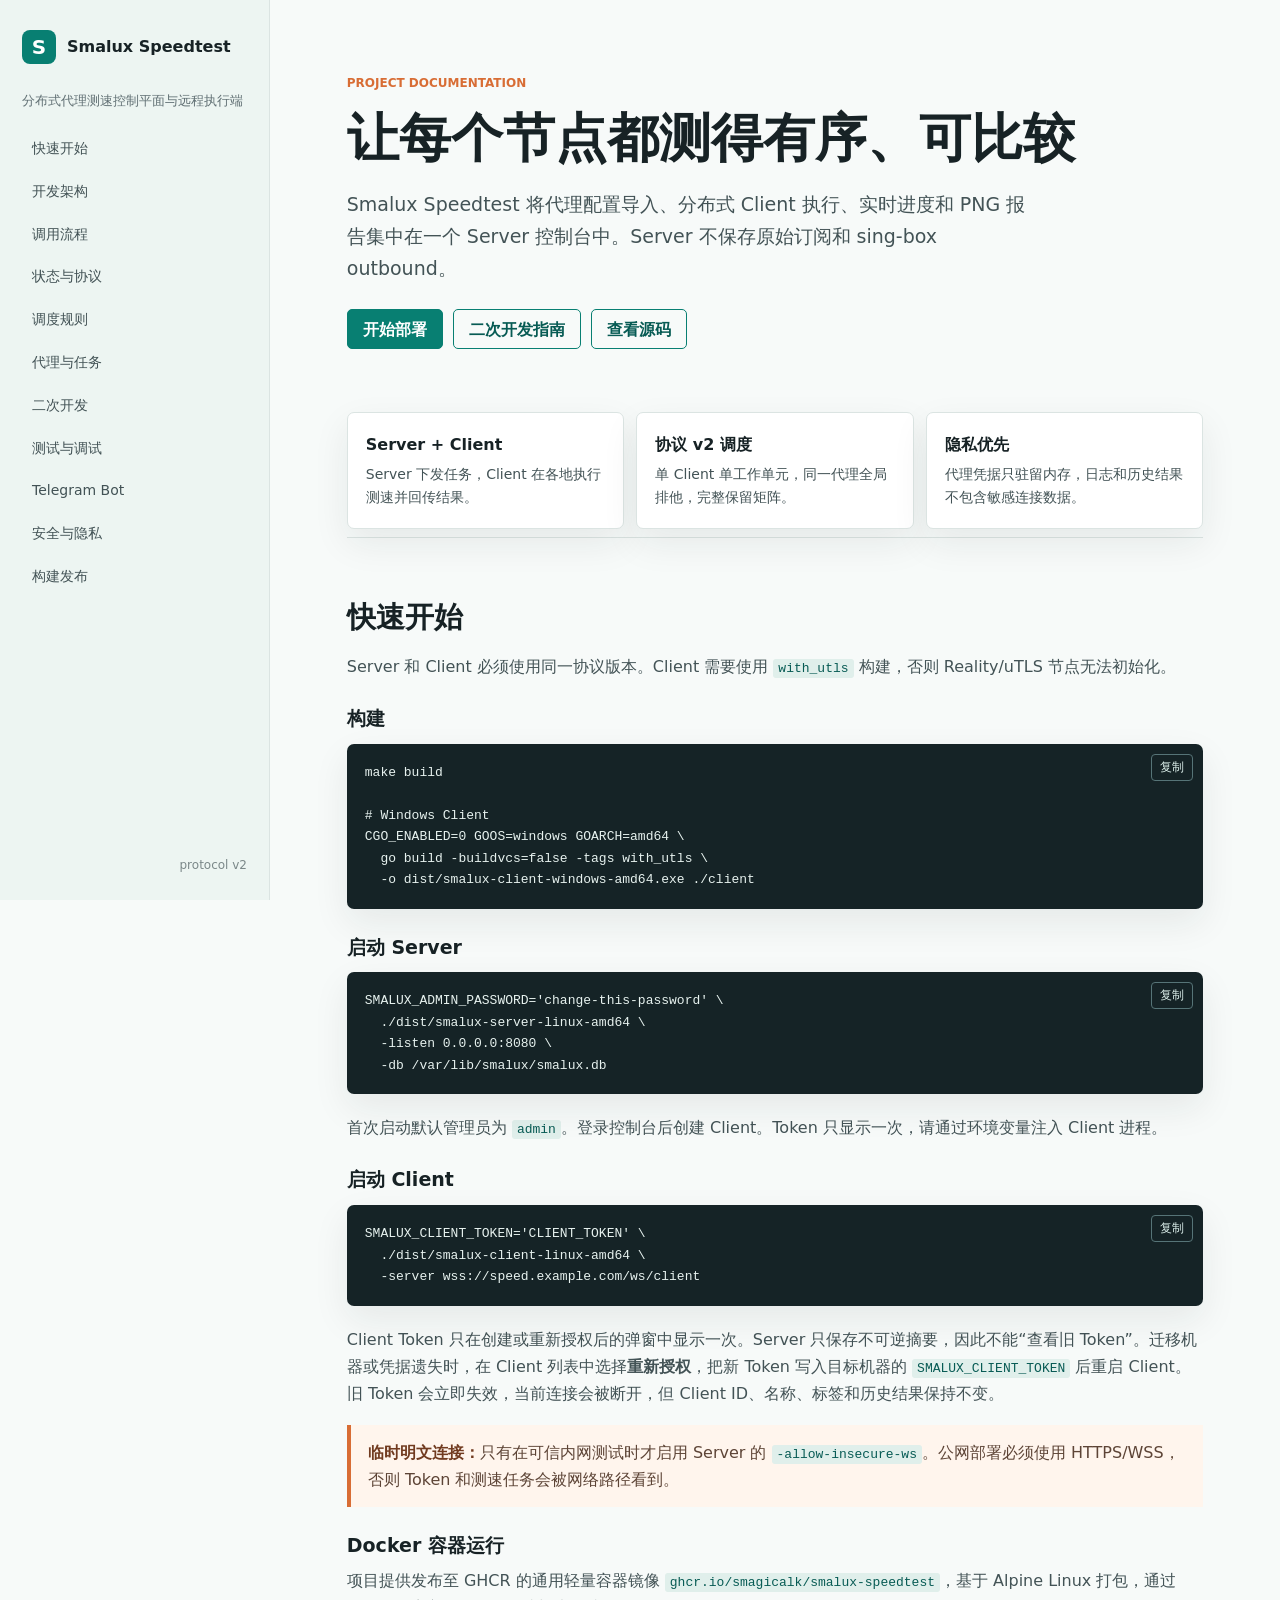
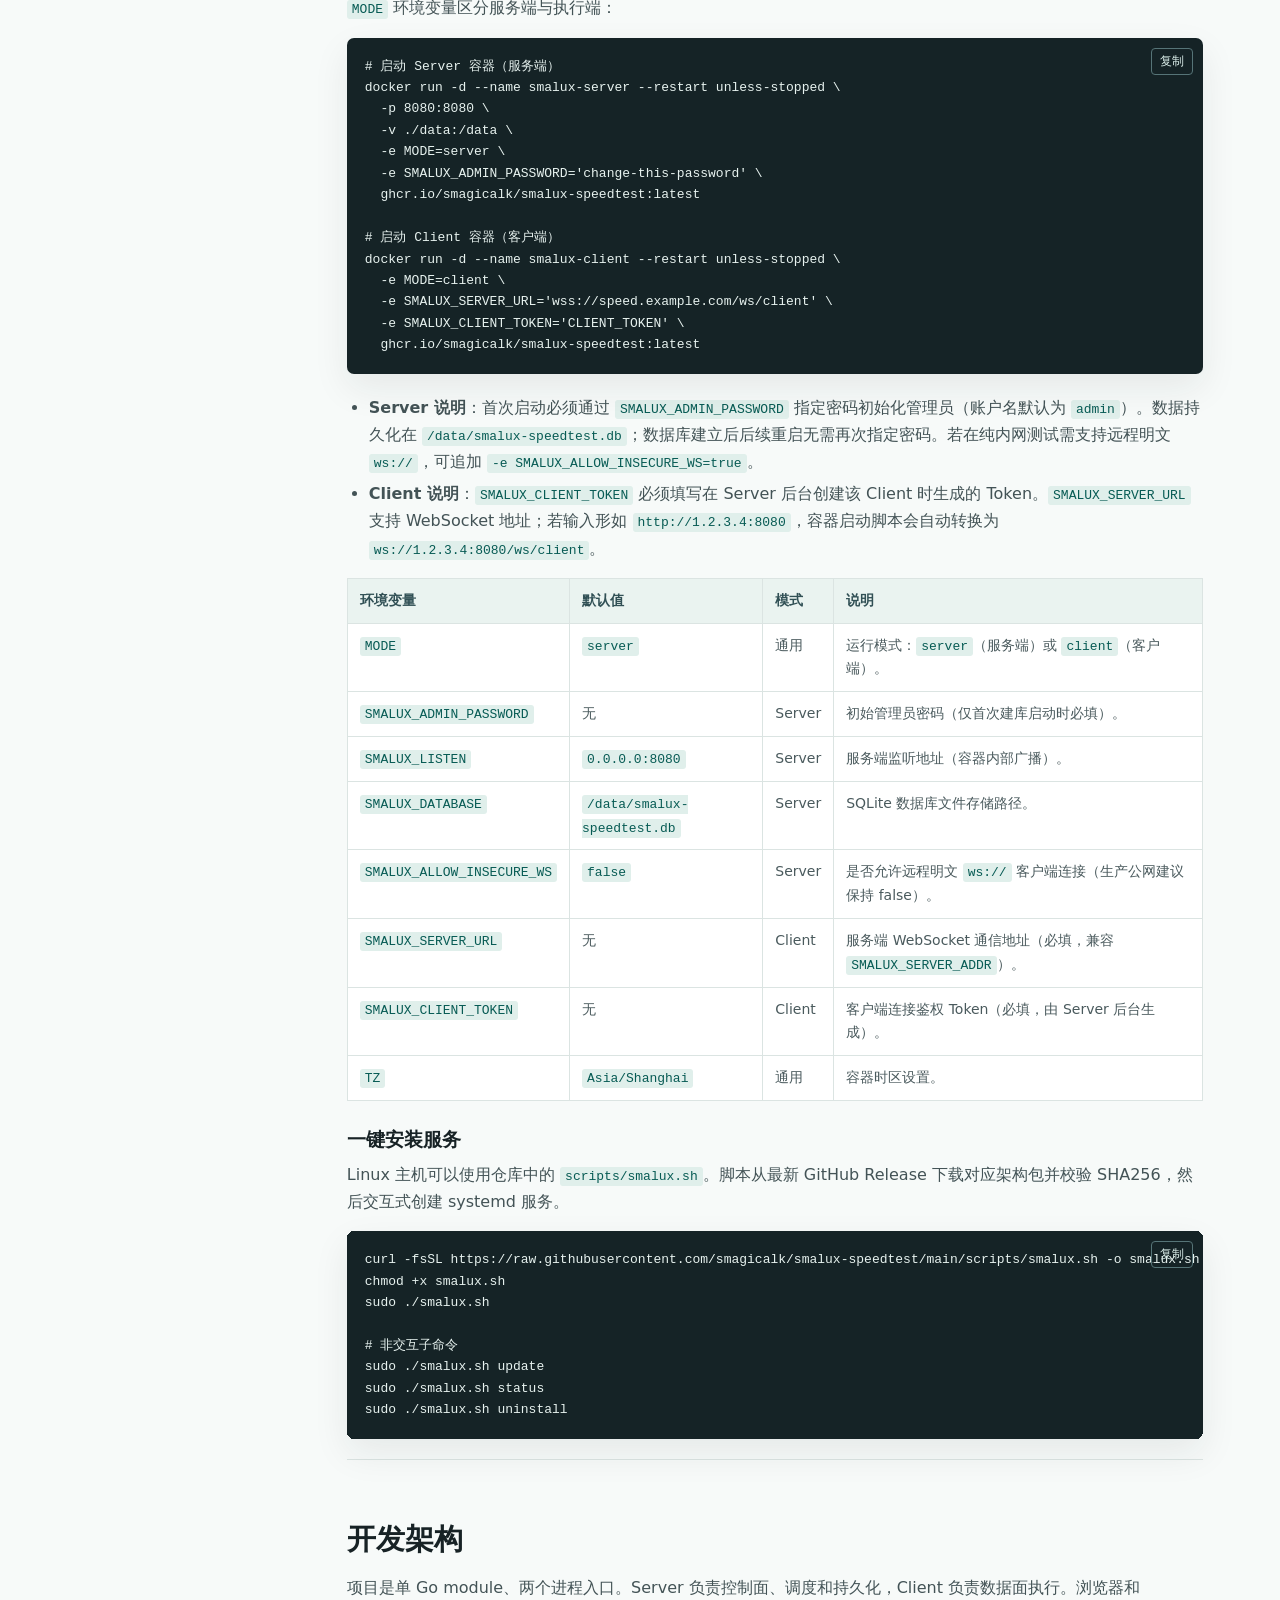
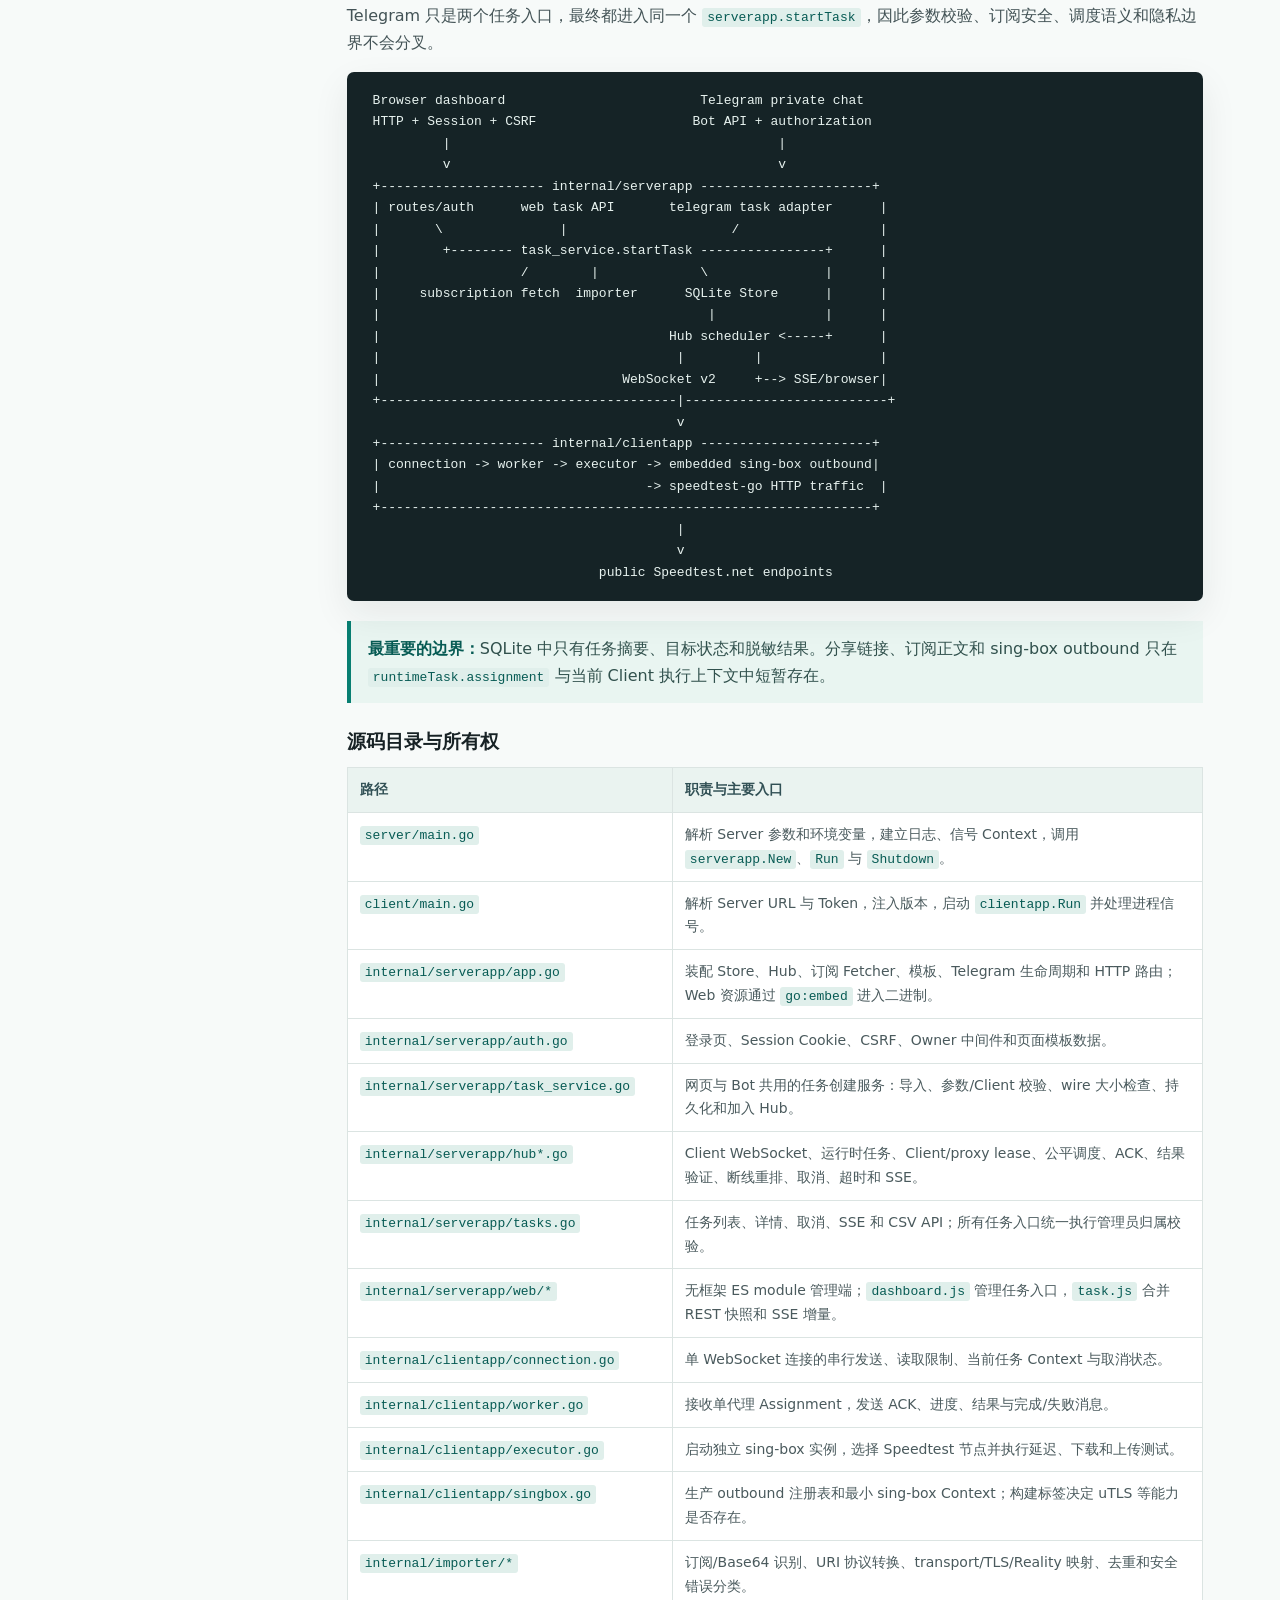
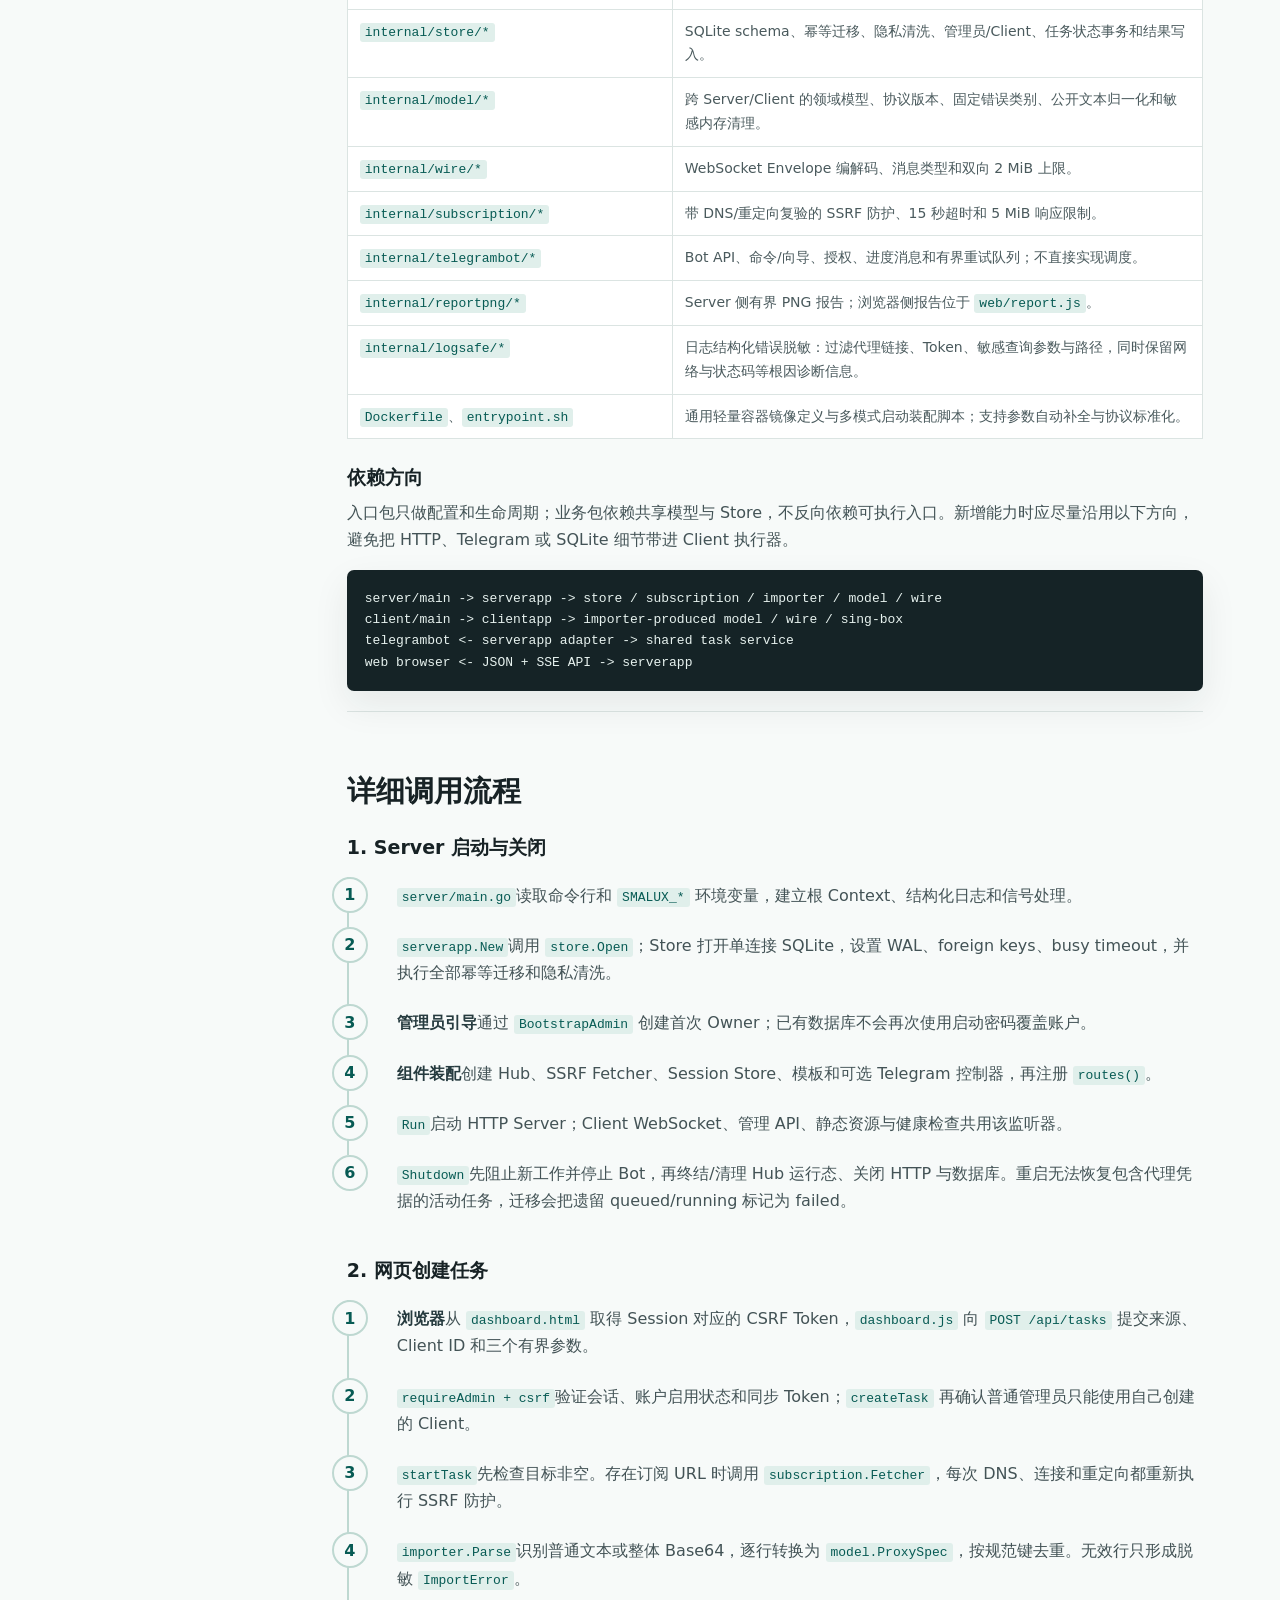
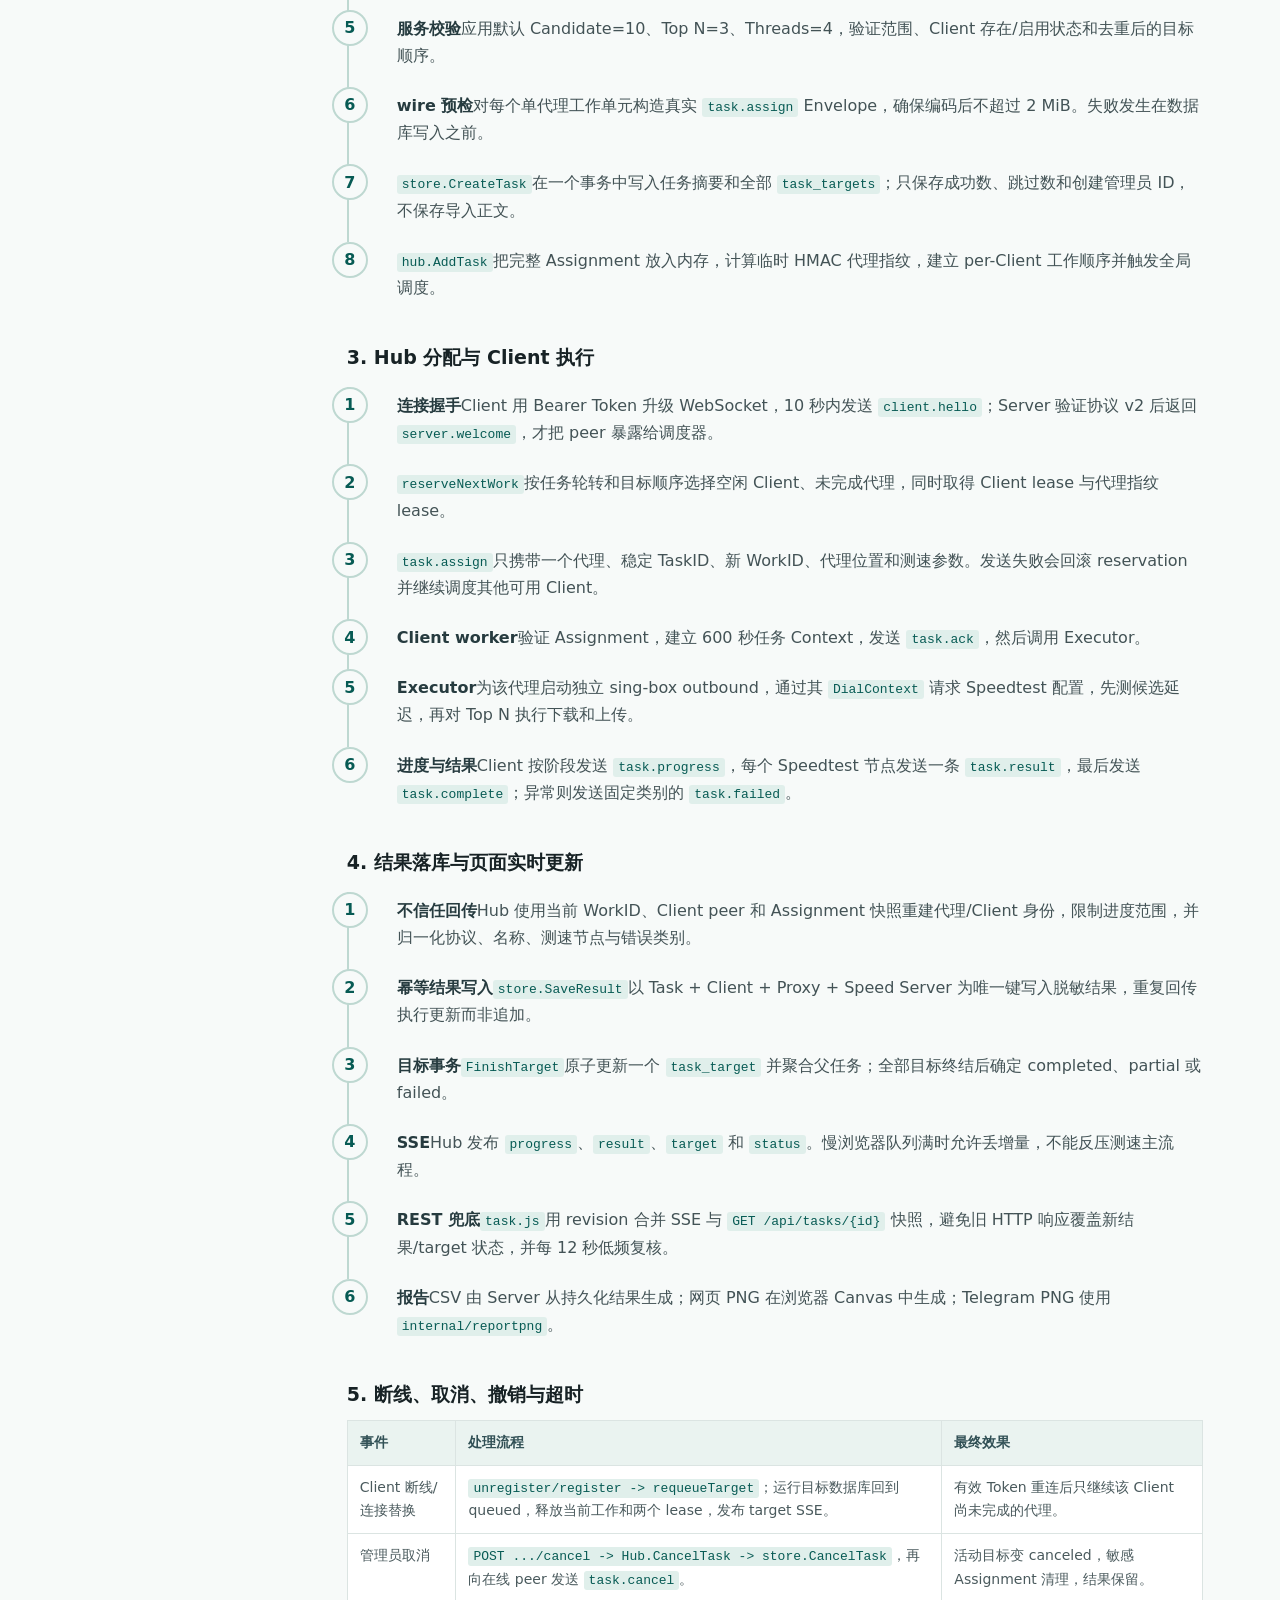
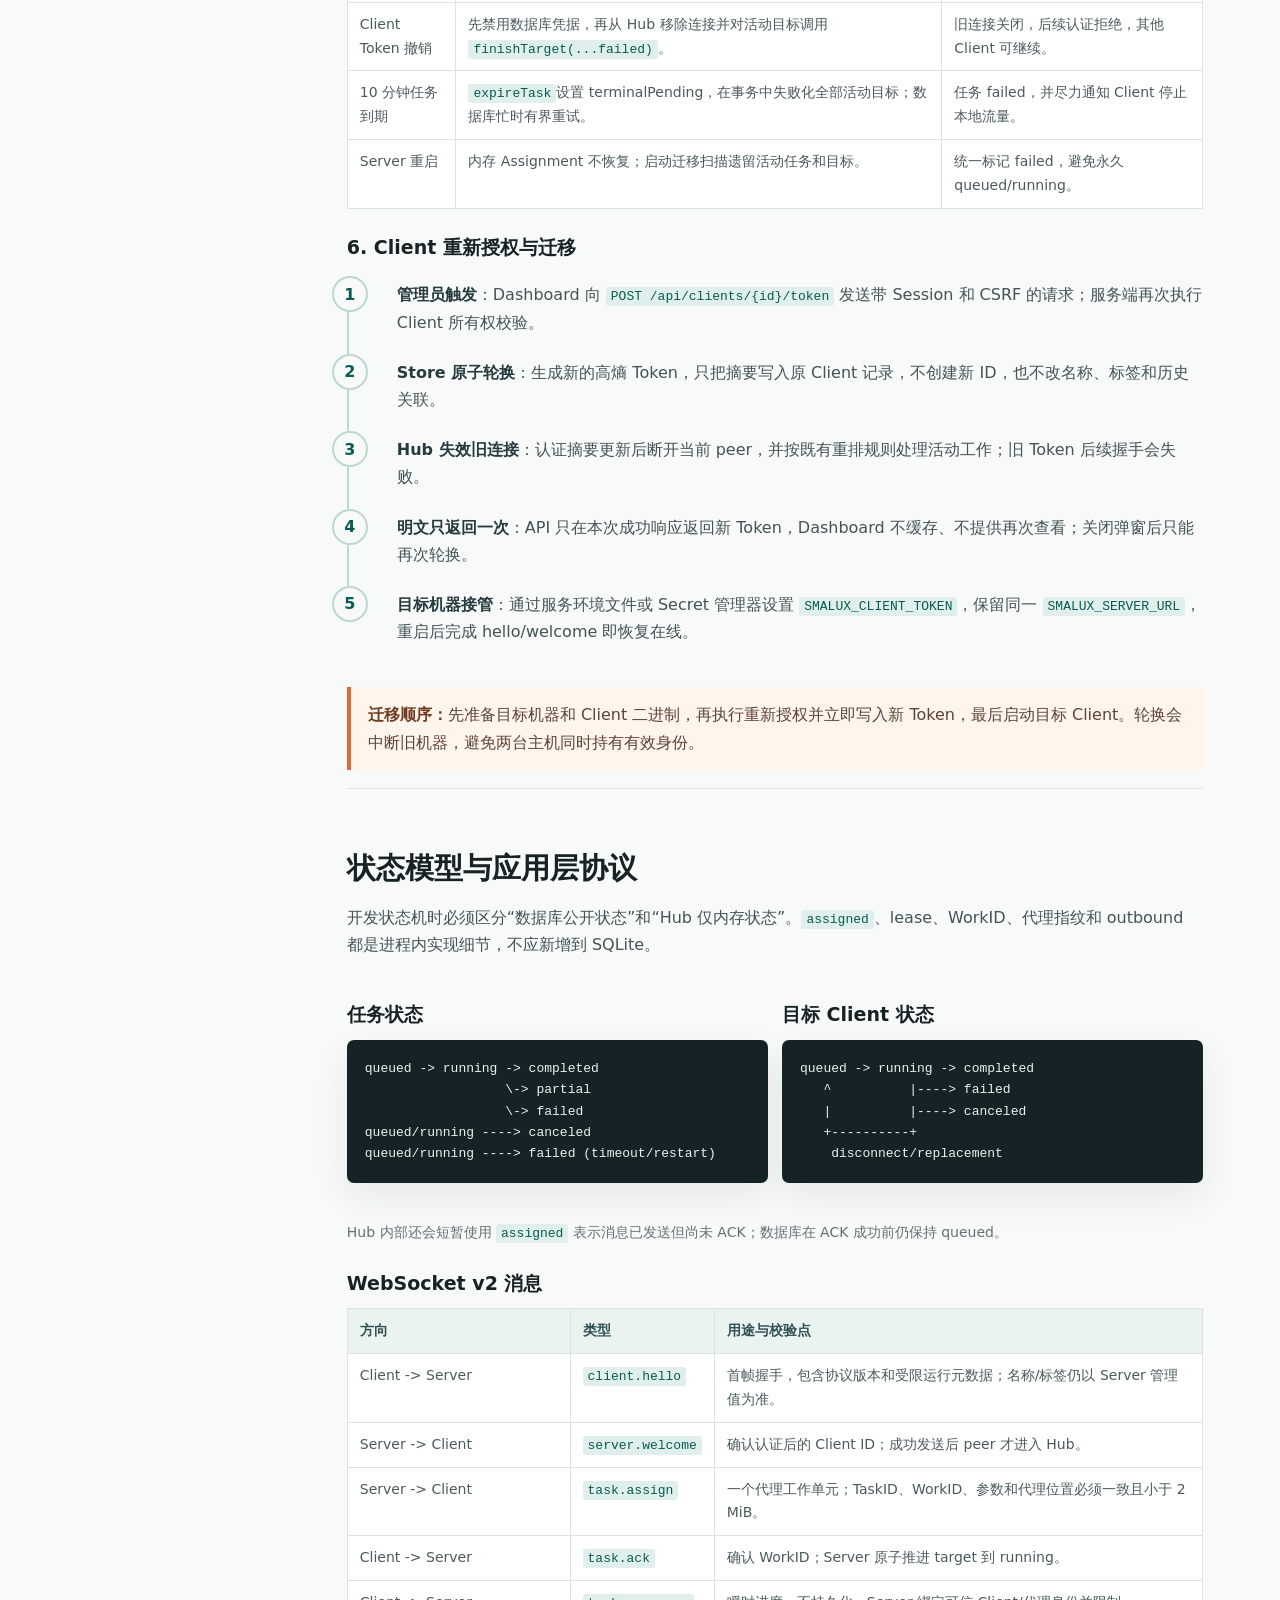
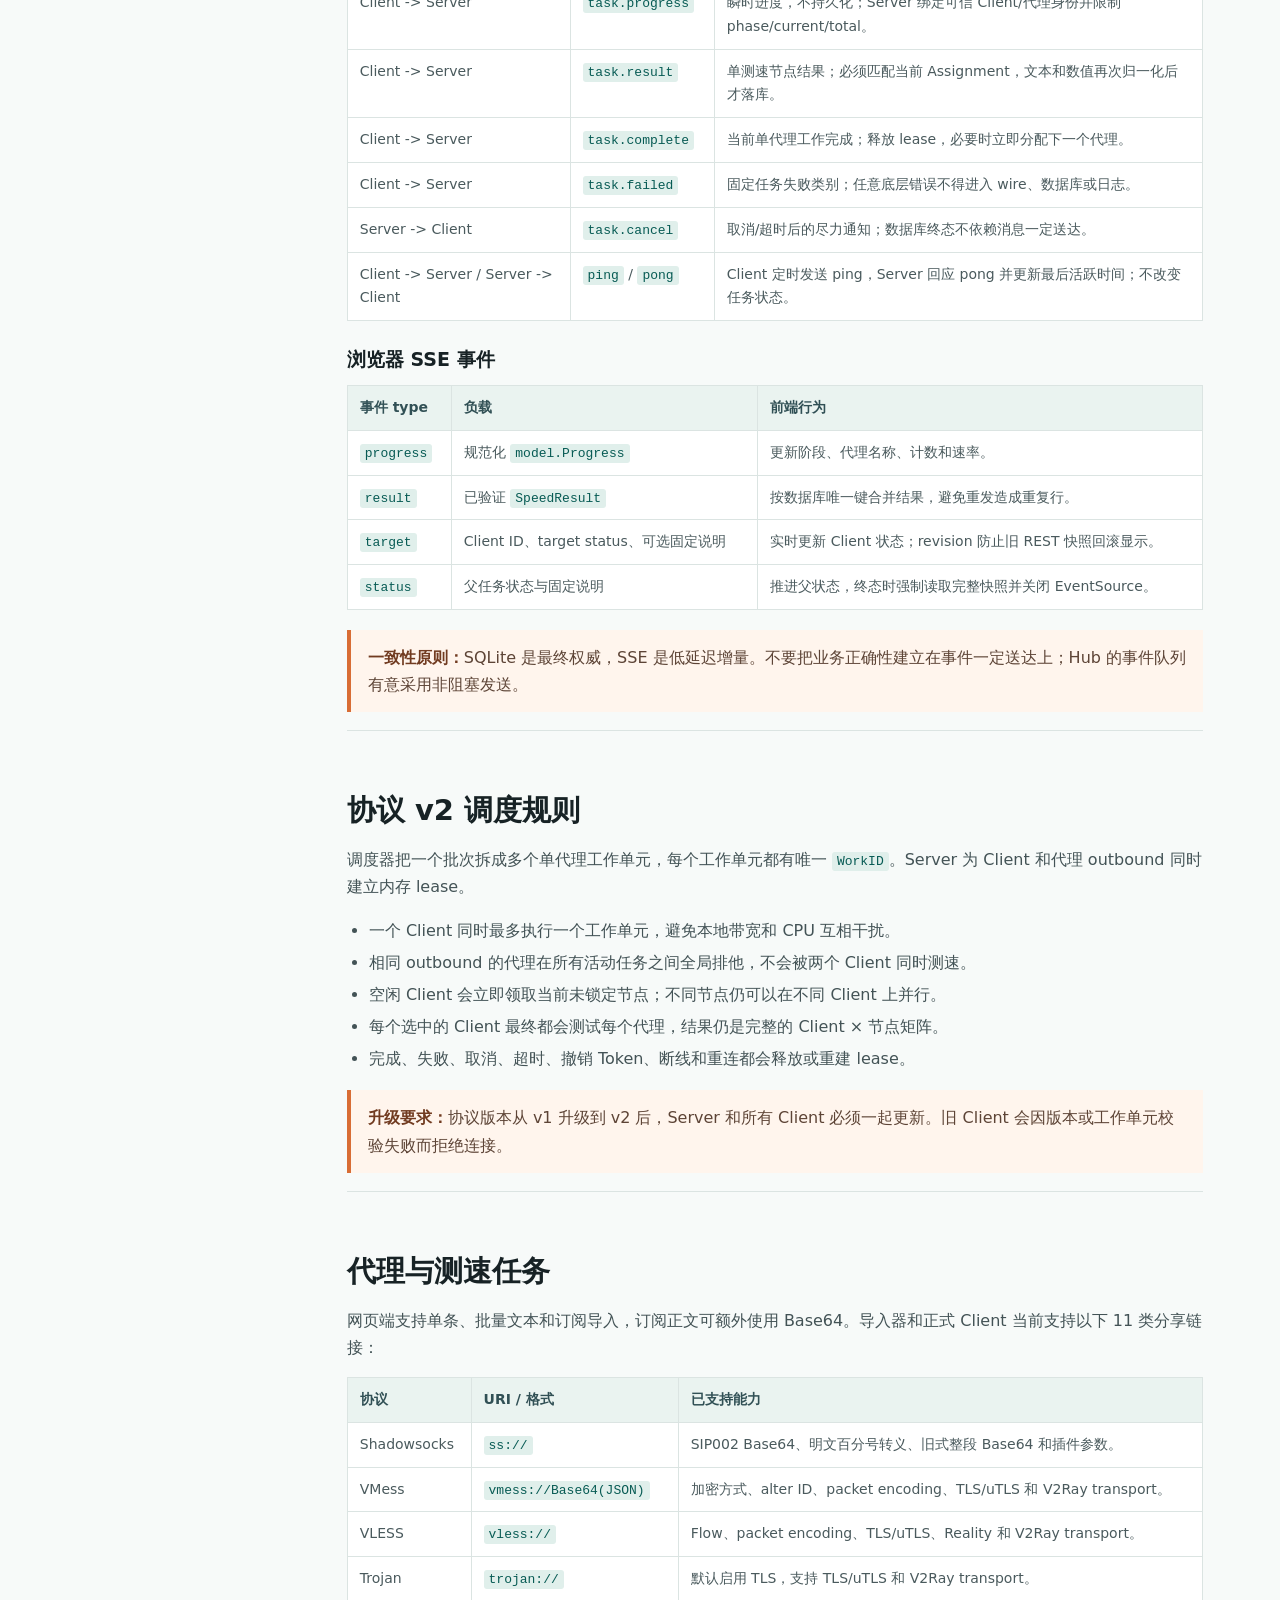
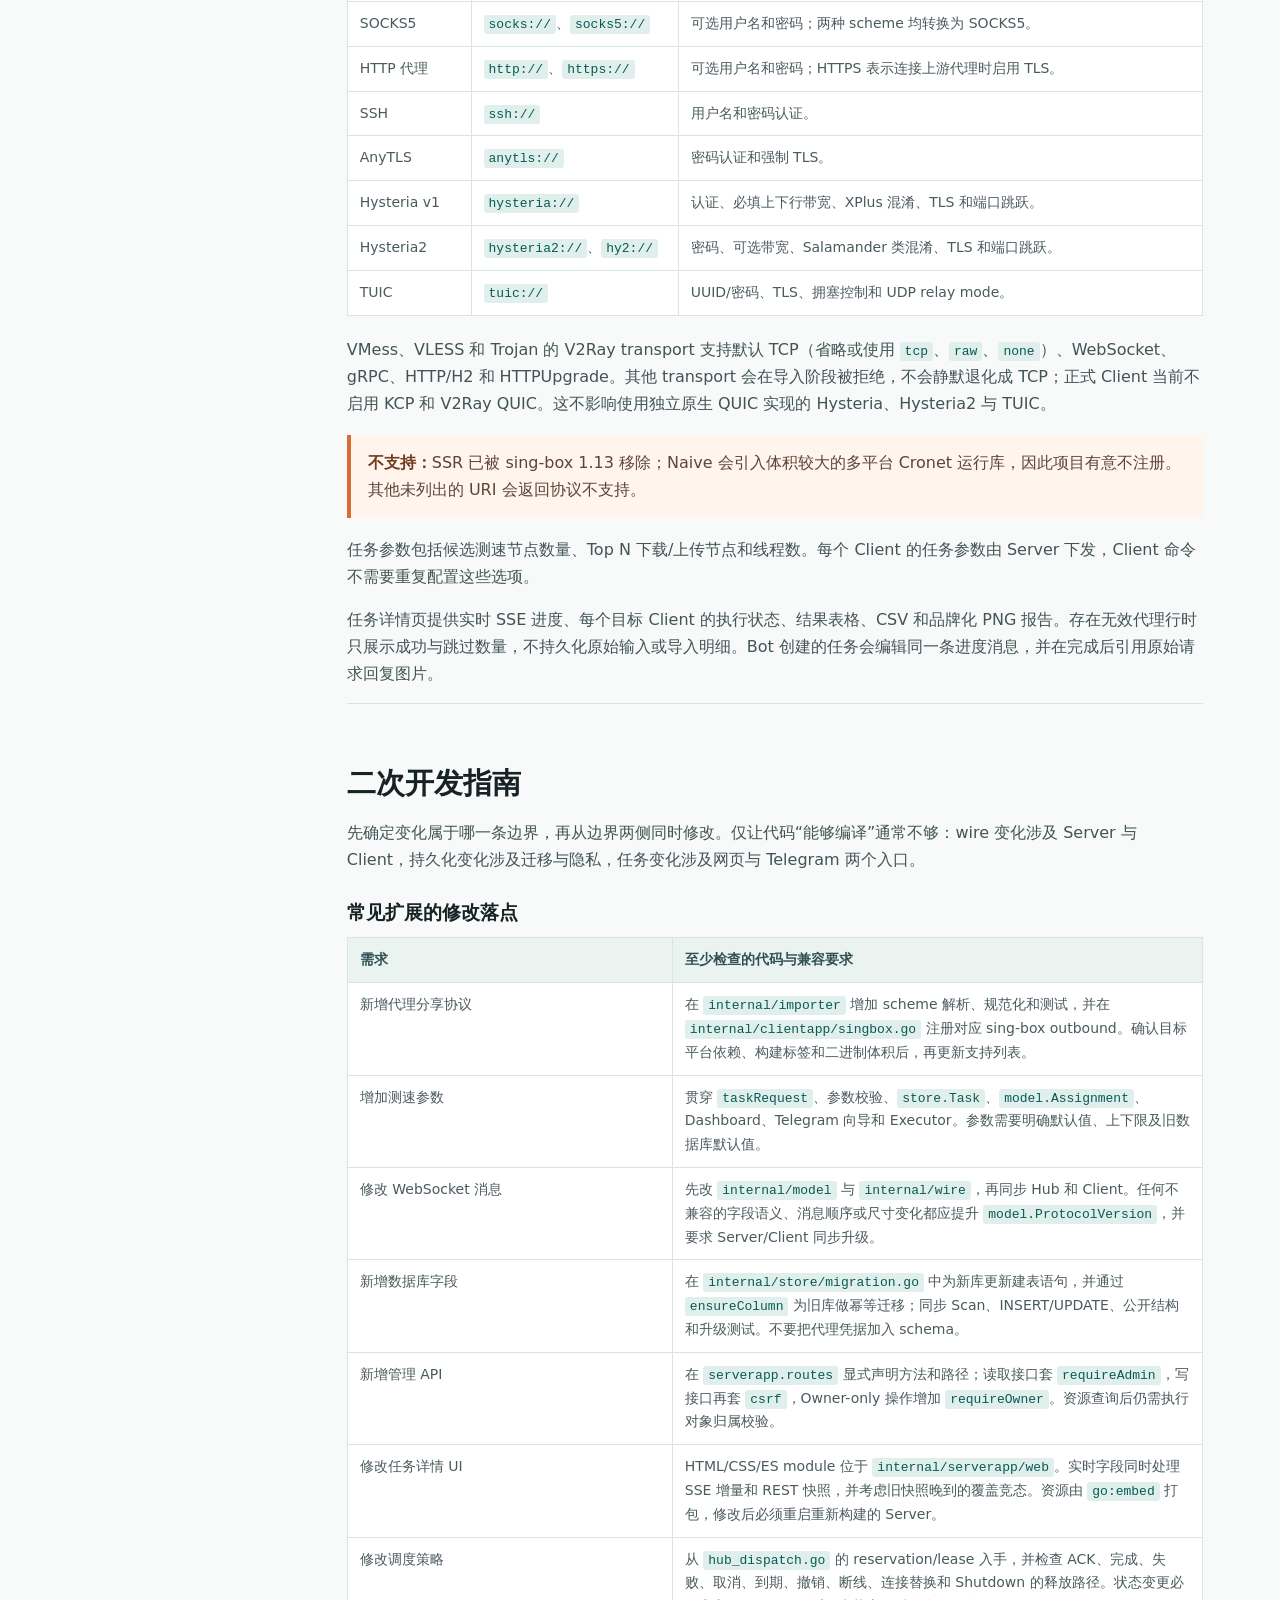
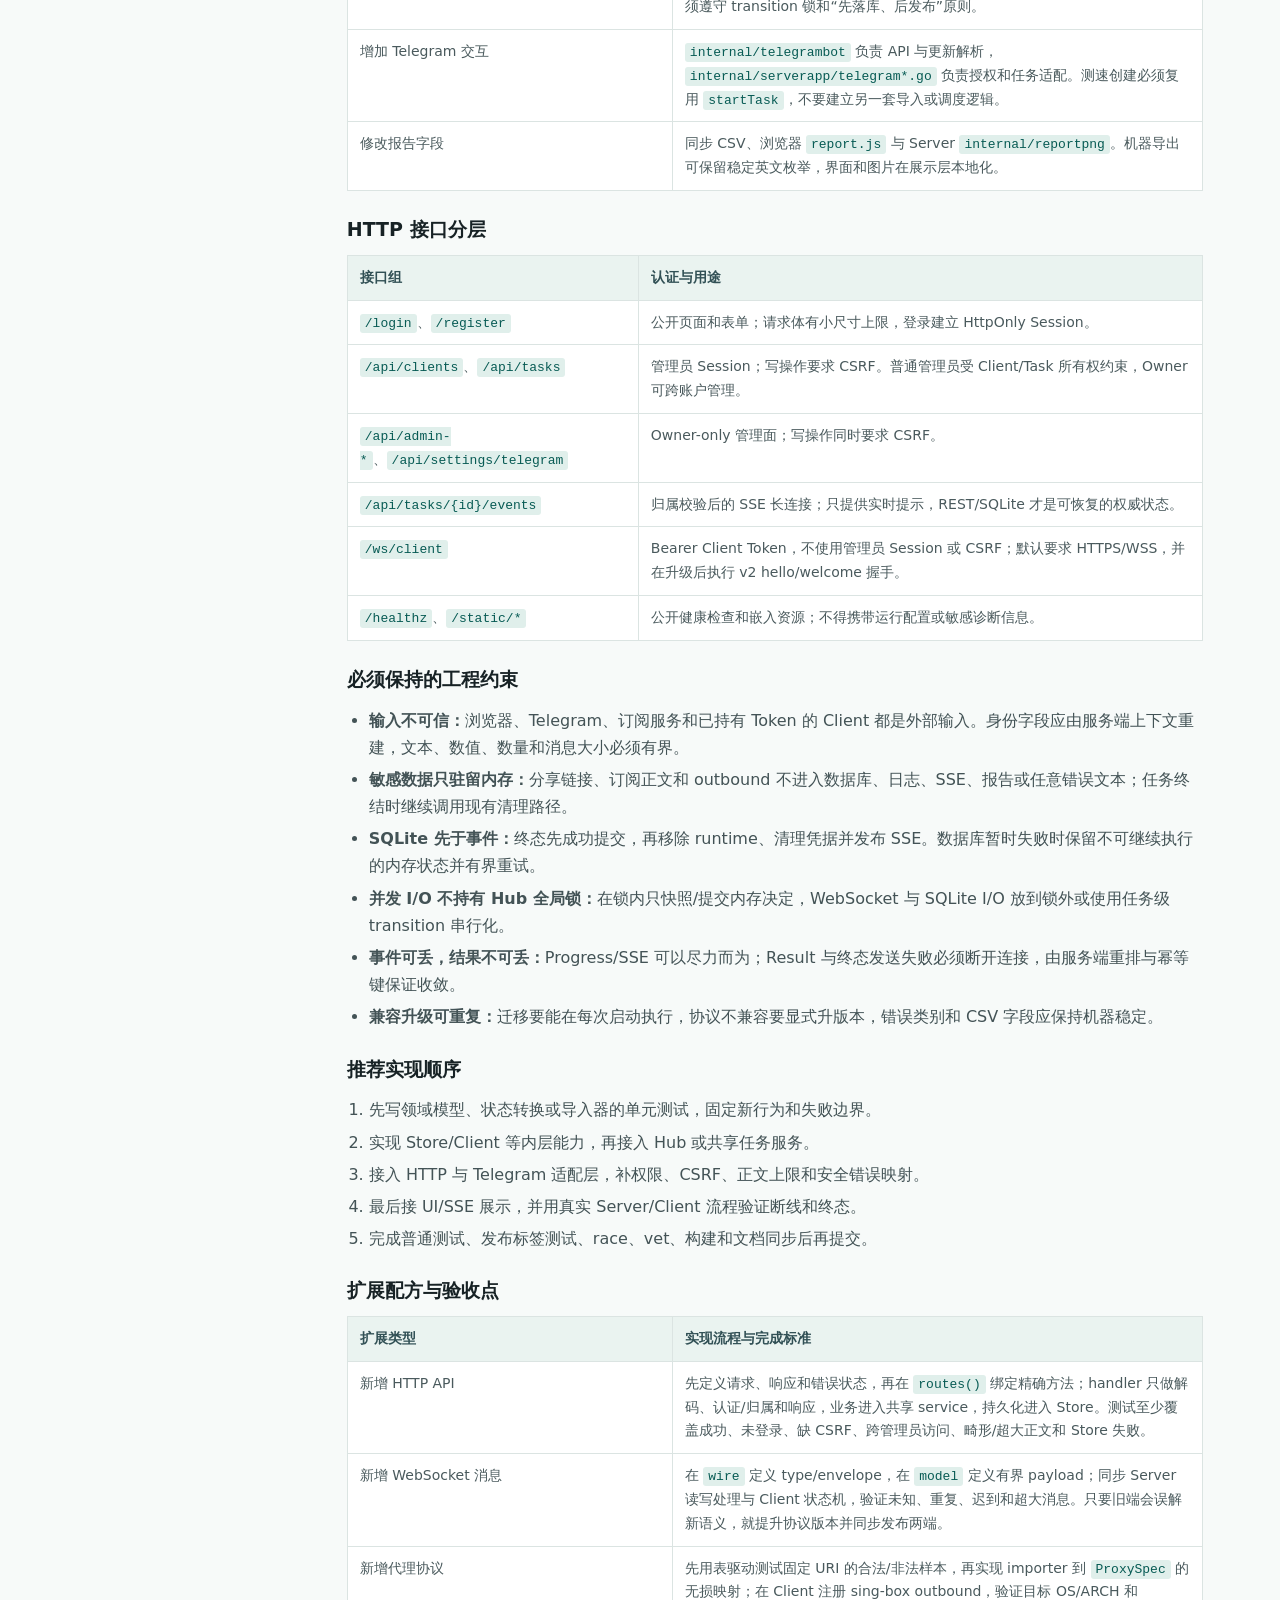
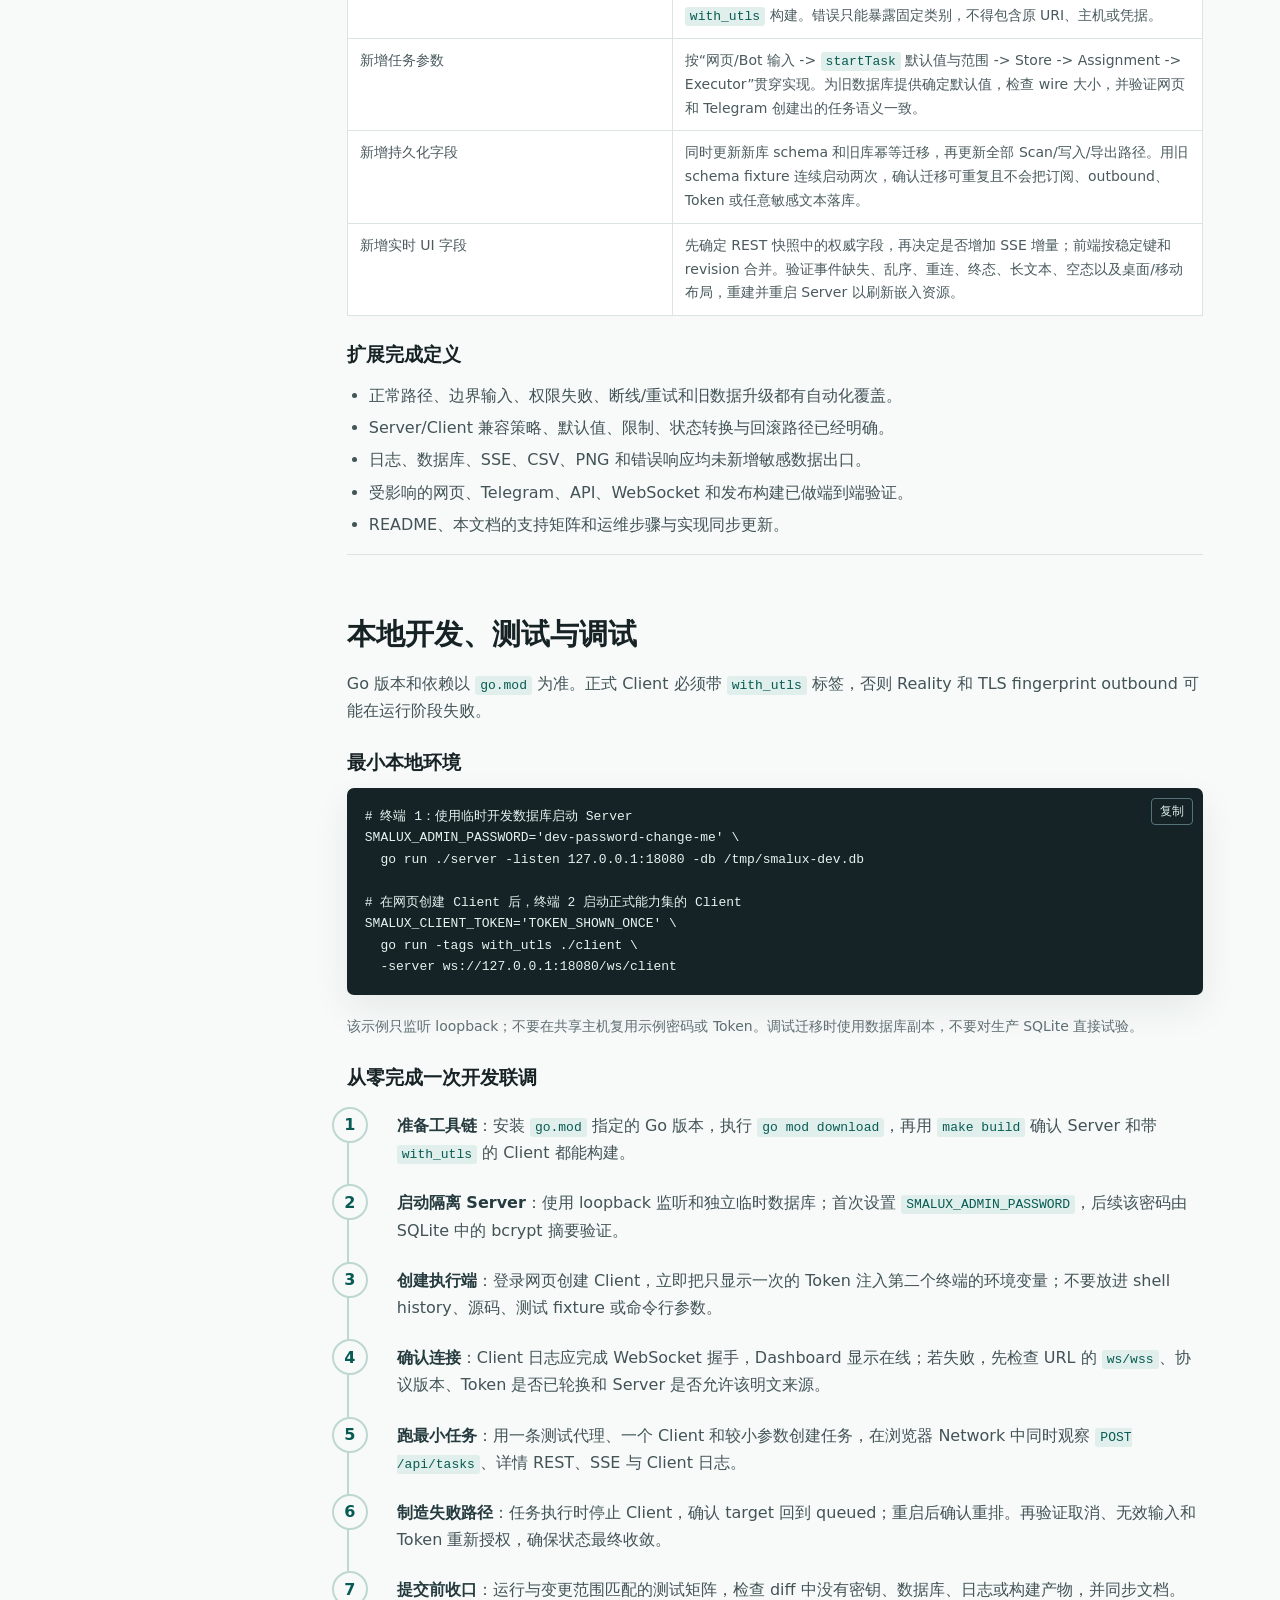
<file: docs/index.html>
<!doctype html>
<html lang="zh-CN">
<head>
  <meta charset="utf-8">
  <meta name="viewport" content="width=device-width, initial-scale=1">
  <meta name="description" content="Smalux Speedtest 分布式代理测速项目文档、开发架构与二次开发指南">
  <title>Smalux Speedtest · 文档</title>
  <style>
    :root { --ink:#172225; --muted:#617074; --line:#dbe4e2; --paper:#f7faf9; --panel:#fff; --teal:#087f72; --teal-dark:#075b54; --orange:#d86d35; --code:#152326; --shadow:0 14px 36px rgba(23,34,37,.08); }
    * { box-sizing:border-box; }
    html { scroll-behavior:smooth; }
    body { margin:0; color:var(--ink); background:var(--paper); font:16px/1.7 Inter, ui-sans-serif, system-ui, -apple-system, BlinkMacSystemFont, "Segoe UI", sans-serif; }
    a { color:var(--teal-dark); }
    .shell { display:grid; grid-template-columns:270px minmax(0, 1fr); min-height:100vh; }
    .sidebar { position:sticky; top:0; height:100vh; padding:30px 22px; border-right:1px solid var(--line); background:#edf5f2; }
    .brand { display:flex; align-items:center; gap:11px; color:var(--ink); text-decoration:none; font-weight:800; letter-spacing:0; }
    .mark { display:grid; place-items:center; width:34px; height:34px; border-radius:8px; color:#fff; background:var(--teal); font-size:20px; }
    .tagline { margin:26px 0 18px; color:var(--muted); font-size:13px; }
    .nav { display:grid; gap:5px; }
    .nav a { padding:7px 10px; border-radius:5px; color:#425255; text-decoration:none; font-size:14px; }
    .nav a:hover, .nav a:focus { color:var(--teal-dark); background:#dcece7; outline:none; }
    .version { position:absolute; right:22px; bottom:25px; color:#7b8889; font-size:12px; }
    main { width:min(1040px, 100%); padding:68px clamp(24px, 6vw, 90px) 100px; }
    .hero { max-width:780px; padding-bottom:35px; }
    .eyebrow { color:var(--orange); font-size:12px; font-weight:800; letter-spacing:0; }
    h1, h2, h3 { line-height:1.2; letter-spacing:0; }
    h1 { margin:12px 0 18px; font-size:52px; }
    h2 { margin:0 0 18px; padding-top:62px; font-size:29px; scroll-margin-top:20px; }
    h3 { margin:27px 0 8px; font-size:19px; }
    p { margin:10px 0 16px; color:#435356; }
    .lead { max-width:690px; font-size:19px; color:#435356; }
    .hero-actions { display:flex; flex-wrap:wrap; gap:10px; margin-top:25px; }
    .button { display:inline-flex; align-items:center; min-height:40px; padding:0 15px; border:1px solid var(--teal); border-radius:5px; color:#fff; background:var(--teal); font-weight:700; text-decoration:none; }
    .button.secondary { color:var(--teal-dark); background:transparent; }
    .grid { display:grid; grid-template-columns:repeat(3, minmax(0, 1fr)); gap:12px; margin:28px 0 8px; }
    .two-column { display:grid; grid-template-columns:repeat(2, minmax(0, 1fr)); gap:14px; margin:18px 0; }
    .card { padding:18px; border:1px solid var(--line); border-radius:7px; background:var(--panel); box-shadow:var(--shadow); }
    .card strong { display:block; margin-bottom:4px; }
    .card p { margin:0; font-size:14px; }
    section { border-top:1px solid var(--line); }
    .callout { margin:18px 0; padding:14px 17px; border-left:4px solid var(--orange); background:#fff5ed; color:#5d4436; }
    .callout strong { color:#713b20; }
    pre { position:relative; overflow:auto; margin:14px 0 20px; padding:18px; border-radius:7px; color:#e7f2ef; background:var(--code); box-shadow:var(--shadow); }
    code, pre { font:13px/1.65 ui-monospace, SFMono-Regular, Menlo, Consolas, monospace; }
    :not(pre) > code { padding:2px 5px; border-radius:3px; color:#075b54; background:#e0efeb; }
    .copy { position:absolute; top:10px; right:10px; padding:4px 8px; border:1px solid #567477; border-radius:4px; color:#d9ece8; background:transparent; cursor:pointer; font:12px ui-sans-serif, system-ui, sans-serif; }
    .copy:hover { background:#284347; }
    table { width:100%; border-collapse:collapse; margin:14px 0 20px; background:#fff; }
    th, td { padding:10px 12px; border:1px solid var(--line); text-align:left; vertical-align:top; }
    th { color:#315055; background:#eaf3f0; font-size:14px; }
    td { color:#4a5a5d; font-size:14px; }
    ul, ol { padding-left:22px; color:#435356; }
    li + li { margin-top:5px; }
    .sequence { counter-reset:step; margin:18px 0 24px; padding:0; list-style:none; }
    .sequence li { position:relative; min-height:48px; margin:0; padding:5px 0 18px 48px; border-left:2px solid #bed8d1; }
    .sequence li:last-child { border-left-color:transparent; }
    .sequence li::before { counter-increment:step; content:counter(step); position:absolute; top:0; left:-17px; display:grid; width:32px; height:32px; place-items:center; border:2px solid #bed8d1; border-radius:50%; color:var(--teal-dark); background:var(--paper); font-weight:800; }
    .sequence strong { color:#263b3f; }
    .file-map td:first-child { width:38%; white-space:nowrap; }
    .invariant { margin:18px 0; padding:14px 17px; border-left:4px solid var(--teal); background:#e9f5f1; color:#31514d; }
    .invariant strong { color:var(--teal-dark); }
    .small { color:var(--muted); font-size:14px; }
    footer { margin-top:66px; padding-top:20px; border-top:1px solid var(--line); color:#728083; font-size:13px; }
    @media (max-width:800px) {
      .shell { display:block; }
      .sidebar { position:static; height:auto; padding:18px 20px; border-right:0; border-bottom:1px solid var(--line); }
      .tagline { margin:14px 0 8px; }
      .nav { display:flex; overflow:auto; gap:4px; padding-bottom:2px; }
      .nav a { flex:0 0 auto; white-space:nowrap; }
      .version { display:none; }
      main { padding:42px 20px 70px; }
      .grid { grid-template-columns:1fr; }
      .two-column { grid-template-columns:1fr; }
      table { display:block; overflow-x:auto; }
      .file-map td:first-child { width:auto; white-space:normal; }
      h1 { font-size:38px; }
      h2 { padding-top:42px; }
    }
  </style>
</head>
<body>
  <div class="shell">
    <aside class="sidebar">
      <a class="brand" href="#top"><span class="mark">S</span><span>Smalux Speedtest</span></a>
      <p class="tagline">分布式代理测速控制平面与远程执行端</p>
      <nav class="nav" aria-label="文档导航">
        <a href="#quick-start">快速开始</a>
        <a href="#architecture">开发架构</a>
        <a href="#call-flow">调用流程</a>
        <a href="#state-model">状态与协议</a>
        <a href="#scheduler">调度规则</a>
        <a href="#proxies">代理与任务</a>
        <a href="#extension">二次开发</a>
        <a href="#testing">测试与调试</a>
        <a href="#bot">Telegram Bot</a>
        <a href="#security">安全与隐私</a>
        <a href="#release">构建发布</a>
      </nav>
      <span class="version">protocol v2</span>
    </aside>

    <main id="top">
      <header class="hero">
        <span class="eyebrow">PROJECT DOCUMENTATION</span>
        <h1>让每个节点都测得有序、可比较</h1>
        <p class="lead">Smalux Speedtest 将代理配置导入、分布式 Client 执行、实时进度和 PNG 报告集中在一个 Server 控制台中。Server 不保存原始订阅和 sing-box outbound。</p>
        <div class="hero-actions">
          <a class="button" href="#quick-start">开始部署</a>
          <a class="button secondary" href="#architecture">二次开发指南</a>
          <a class="button secondary" href="https://github.com/smagicalk/smalux-speedtest">查看源码</a>
        </div>
      </header>

      <div class="grid" aria-label="项目特性">
        <article class="card"><strong>Server + Client</strong><p>Server 下发任务，Client 在各地执行测速并回传结果。</p></article>
        <article class="card"><strong>协议 v2 调度</strong><p>单 Client 单工作单元，同一代理全局排他，完整保留矩阵。</p></article>
        <article class="card"><strong>隐私优先</strong><p>代理凭据只驻留内存，日志和历史结果不包含敏感连接数据。</p></article>
      </div>

      <section id="quick-start">
        <h2>快速开始</h2>
        <p>Server 和 Client 必须使用同一协议版本。Client 需要使用 <code>with_utls</code> 构建，否则 Reality/uTLS 节点无法初始化。</p>
        <h3>构建</h3>
        <pre><button class="copy" type="button">复制</button><code>make build

# Windows Client
CGO_ENABLED=0 GOOS=windows GOARCH=amd64 \
  go build -buildvcs=false -tags with_utls \
  -o dist/smalux-client-windows-amd64.exe ./client</code></pre>
        <h3>启动 Server</h3>
        <pre><button class="copy" type="button">复制</button><code>SMALUX_ADMIN_PASSWORD='change-this-password' \
  ./dist/smalux-server-linux-amd64 \
  -listen 0.0.0.0:8080 \
  -db /var/lib/smalux/smalux.db</code></pre>
        <p>首次启动默认管理员为 <code>admin</code>。登录控制台后创建 Client。Token 只显示一次，请通过环境变量注入 Client 进程。</p>
        <h3>启动 Client</h3>
        <pre><button class="copy" type="button">复制</button><code>SMALUX_CLIENT_TOKEN='CLIENT_TOKEN' \
  ./dist/smalux-client-linux-amd64 \
  -server wss://speed.example.com/ws/client</code></pre>
        <p>Client Token 只在创建或重新授权后的弹窗中显示一次。Server 只保存不可逆摘要，因此不能“查看旧 Token”。迁移机器或凭据遗失时，在 Client 列表中选择<strong>重新授权</strong>，把新 Token 写入目标机器的 <code>SMALUX_CLIENT_TOKEN</code> 后重启 Client。旧 Token 会立即失效，当前连接会被断开，但 Client ID、名称、标签和历史结果保持不变。</p>
        <div class="callout"><strong>临时明文连接：</strong>只有在可信内网测试时才启用 Server 的 <code>-allow-insecure-ws</code>。公网部署必须使用 HTTPS/WSS，否则 Token 和测速任务会被网络路径看到。</div>
        <h3>Docker 容器运行</h3>
        <p>项目提供发布至 GHCR 的通用轻量容器镜像 <code>ghcr.io/smagicalk/smalux-speedtest</code>，基于 Alpine Linux 打包，通过 <code>MODE</code> 环境变量区分服务端与执行端：</p>
        <pre><button class="copy" type="button">复制</button><code># 启动 Server 容器（服务端）
docker run -d --name smalux-server --restart unless-stopped \
  -p 8080:8080 \
  -v ./data:/data \
  -e MODE=server \
  -e SMALUX_ADMIN_PASSWORD='change-this-password' \
  ghcr.io/smagicalk/smalux-speedtest:latest

# 启动 Client 容器（客户端）
docker run -d --name smalux-client --restart unless-stopped \
  -e MODE=client \
  -e SMALUX_SERVER_URL='wss://speed.example.com/ws/client' \
  -e SMALUX_CLIENT_TOKEN='CLIENT_TOKEN' \
  ghcr.io/smagicalk/smalux-speedtest:latest</code></pre>
        <ul>
          <li><strong>Server 说明</strong>：首次启动必须通过 <code>SMALUX_ADMIN_PASSWORD</code> 指定密码初始化管理员（账户名默认为 <code>admin</code>）。数据持久化在 <code>/data/smalux-speedtest.db</code>；数据库建立后后续重启无需再次指定密码。若在纯内网测试需支持远程明文 <code>ws://</code>，可追加 <code>-e SMALUX_ALLOW_INSECURE_WS=true</code>。</li>
          <li><strong>Client 说明</strong>：<code>SMALUX_CLIENT_TOKEN</code> 必须填写在 Server 后台创建该 Client 时生成的 Token。<code>SMALUX_SERVER_URL</code> 支持 WebSocket 地址；若输入形如 <code>http://1.2.3.4:8080</code>，容器启动脚本会自动转换为 <code>ws://1.2.3.4:8080/ws/client</code>。</li>
        </ul>
        <table>
          <thead><tr><th>环境变量</th><th>默认值</th><th>模式</th><th>说明</th></tr></thead>
          <tbody>
            <tr><td><code>MODE</code></td><td><code>server</code></td><td>通用</td><td>运行模式：<code>server</code>（服务端）或 <code>client</code>（客户端）。</td></tr>
            <tr><td><code>SMALUX_ADMIN_PASSWORD</code></td><td>无</td><td>Server</td><td>初始管理员密码（仅首次建库启动时必填）。</td></tr>
            <tr><td><code>SMALUX_LISTEN</code></td><td><code>0.0.0.0:8080</code></td><td>Server</td><td>服务端监听地址（容器内部广播）。</td></tr>
            <tr><td><code>SMALUX_DATABASE</code></td><td><code>/data/smalux-speedtest.db</code></td><td>Server</td><td>SQLite 数据库文件存储路径。</td></tr>
            <tr><td><code>SMALUX_ALLOW_INSECURE_WS</code></td><td><code>false</code></td><td>Server</td><td>是否允许远程明文 <code>ws://</code> 客户端连接（生产公网建议保持 false）。</td></tr>
            <tr><td><code>SMALUX_SERVER_URL</code></td><td>无</td><td>Client</td><td>服务端 WebSocket 通信地址（必填，兼容 <code>SMALUX_SERVER_ADDR</code>）。</td></tr>
            <tr><td><code>SMALUX_CLIENT_TOKEN</code></td><td>无</td><td>Client</td><td>客户端连接鉴权 Token（必填，由 Server 后台生成）。</td></tr>
            <tr><td><code>TZ</code></td><td><code>Asia/Shanghai</code></td><td>通用</td><td>容器时区设置。</td></tr>
          </tbody>
        </table>
        <h3>一键安装服务</h3>
        <p>Linux 主机可以使用仓库中的 <code>scripts/smalux.sh</code>。脚本从最新 GitHub Release 下载对应架构包并校验 SHA256，然后交互式创建 systemd 服务。</p>
        <pre><button class="copy" type="button">复制</button><code>curl -fsSL https://raw.githubusercontent.com/smagicalk/smalux-speedtest/main/scripts/smalux.sh -o smalux.sh
chmod +x smalux.sh
sudo ./smalux.sh

# 非交互子命令
sudo ./smalux.sh update
sudo ./smalux.sh status
sudo ./smalux.sh uninstall</code></pre>
      </section>

      <section id="architecture">
        <h2>开发架构</h2>
        <p>项目是单 Go module、两个进程入口。Server 负责控制面、调度和持久化，Client 负责数据面执行。浏览器和 Telegram 只是两个任务入口，最终都进入同一个 <code>serverapp.startTask</code>，因此参数校验、订阅安全、调度语义和隐私边界不会分叉。</p>
        <pre><code> Browser dashboard                         Telegram private chat
 HTTP + Session + CSRF                    Bot API + authorization
          |                                          |
          v                                          v
 +--------------------- internal/serverapp ----------------------+
 | routes/auth      web task API       telegram task adapter      |
 |       \               |                     /                  |
 |        +-------- task_service.startTask ----------------+      |
 |                  /        |             \               |      |
 |     subscription fetch  importer      SQLite Store      |      |
 |                                          |              |      |
 |                                     Hub scheduler <-----+      |
 |                                      |         |               |
 |                               WebSocket v2     +--> SSE/browser|
 +--------------------------------------|--------------------------+
                                        v
 +--------------------- internal/clientapp ----------------------+
 | connection -> worker -> executor -> embedded sing-box outbound|
 |                                  -> speedtest-go HTTP traffic  |
 +---------------------------------------------------------------+
                                        |
                                        v
                              public Speedtest.net endpoints</code></pre>
        <div class="invariant"><strong>最重要的边界：</strong>SQLite 中只有任务摘要、目标状态和脱敏结果。分享链接、订阅正文和 sing-box outbound 只在 <code>runtimeTask.assignment</code> 与当前 Client 执行上下文中短暂存在。</div>

        <h3>源码目录与所有权</h3>
        <table class="file-map">
          <thead><tr><th>路径</th><th>职责与主要入口</th></tr></thead>
          <tbody>
            <tr><td><code>server/main.go</code></td><td>解析 Server 参数和环境变量，建立日志、信号 Context，调用 <code>serverapp.New</code>、<code>Run</code> 与 <code>Shutdown</code>。</td></tr>
            <tr><td><code>client/main.go</code></td><td>解析 Server URL 与 Token，注入版本，启动 <code>clientapp.Run</code> 并处理进程信号。</td></tr>
            <tr><td><code>internal/serverapp/app.go</code></td><td>装配 Store、Hub、订阅 Fetcher、模板、Telegram 生命周期和 HTTP 路由；Web 资源通过 <code>go:embed</code> 进入二进制。</td></tr>
            <tr><td><code>internal/serverapp/auth.go</code></td><td>登录页、Session Cookie、CSRF、Owner 中间件和页面模板数据。</td></tr>
            <tr><td><code>internal/serverapp/task_service.go</code></td><td>网页与 Bot 共用的任务创建服务：导入、参数/Client 校验、wire 大小检查、持久化和加入 Hub。</td></tr>
            <tr><td><code>internal/serverapp/hub*.go</code></td><td>Client WebSocket、运行时任务、Client/proxy lease、公平调度、ACK、结果验证、断线重排、取消、超时和 SSE。</td></tr>
            <tr><td><code>internal/serverapp/tasks.go</code></td><td>任务列表、详情、取消、SSE 和 CSV API；所有任务入口统一执行管理员归属校验。</td></tr>
            <tr><td><code>internal/serverapp/web/*</code></td><td>无框架 ES module 管理端；<code>dashboard.js</code> 管理任务入口，<code>task.js</code> 合并 REST 快照和 SSE 增量。</td></tr>
            <tr><td><code>internal/clientapp/connection.go</code></td><td>单 WebSocket 连接的串行发送、读取限制、当前任务 Context 与取消状态。</td></tr>
            <tr><td><code>internal/clientapp/worker.go</code></td><td>接收单代理 Assignment，发送 ACK、进度、结果与完成/失败消息。</td></tr>
            <tr><td><code>internal/clientapp/executor.go</code></td><td>启动独立 sing-box 实例，选择 Speedtest 节点并执行延迟、下载和上传测试。</td></tr>
            <tr><td><code>internal/clientapp/singbox.go</code></td><td>生产 outbound 注册表和最小 sing-box Context；构建标签决定 uTLS 等能力是否存在。</td></tr>
            <tr><td><code>internal/importer/*</code></td><td>订阅/Base64 识别、URI 协议转换、transport/TLS/Reality 映射、去重和安全错误分类。</td></tr>
            <tr><td><code>internal/store/*</code></td><td>SQLite schema、幂等迁移、隐私清洗、管理员/Client、任务状态事务和结果写入。</td></tr>
            <tr><td><code>internal/model/*</code></td><td>跨 Server/Client 的领域模型、协议版本、固定错误类别、公开文本归一化和敏感内存清理。</td></tr>
            <tr><td><code>internal/wire/*</code></td><td>WebSocket Envelope 编解码、消息类型和双向 2 MiB 上限。</td></tr>
            <tr><td><code>internal/subscription/*</code></td><td>带 DNS/重定向复验的 SSRF 防护、15 秒超时和 5 MiB 响应限制。</td></tr>
            <tr><td><code>internal/telegrambot/*</code></td><td>Bot API、命令/向导、授权、进度消息和有界重试队列；不直接实现调度。</td></tr>
            <tr><td><code>internal/reportpng/*</code></td><td>Server 侧有界 PNG 报告；浏览器侧报告位于 <code>web/report.js</code>。</td></tr>
            <tr><td><code>internal/logsafe/*</code></td><td>日志结构化错误脱敏：过滤代理链接、Token、敏感查询参数与路径，同时保留网络与状态码等根因诊断信息。</td></tr>
            <tr><td><code>Dockerfile</code>、<code>entrypoint.sh</code></td><td>通用轻量容器镜像定义与多模式启动装配脚本；支持参数自动补全与协议标准化。</td></tr>
          </tbody>
        </table>

        <h3>依赖方向</h3>
        <p>入口包只做配置和生命周期；业务包依赖共享模型与 Store，不反向依赖可执行入口。新增能力时应尽量沿用以下方向，避免把 HTTP、Telegram 或 SQLite 细节带进 Client 执行器。</p>
        <pre><code>server/main -> serverapp -> store / subscription / importer / model / wire
client/main -> clientapp -> importer-produced model / wire / sing-box
telegrambot <- serverapp adapter -> shared task service
web browser <- JSON + SSE API -> serverapp</code></pre>
      </section>

      <section id="call-flow">
        <h2>详细调用流程</h2>

        <h3>1. Server 启动与关闭</h3>
        <ol class="sequence">
          <li><strong><code>server/main.go</code></strong>读取命令行和 <code>SMALUX_*</code> 环境变量，建立根 Context、结构化日志和信号处理。</li>
          <li><strong><code>serverapp.New</code></strong>调用 <code>store.Open</code>；Store 打开单连接 SQLite，设置 WAL、foreign keys、busy timeout，并执行全部幂等迁移和隐私清洗。</li>
          <li><strong>管理员引导</strong>通过 <code>BootstrapAdmin</code> 创建首次 Owner；已有数据库不会再次使用启动密码覆盖账户。</li>
          <li><strong>组件装配</strong>创建 Hub、SSRF Fetcher、Session Store、模板和可选 Telegram 控制器，再注册 <code>routes()</code>。</li>
          <li><strong><code>Run</code></strong>启动 HTTP Server；Client WebSocket、管理 API、静态资源与健康检查共用该监听器。</li>
          <li><strong><code>Shutdown</code></strong>先阻止新工作并停止 Bot，再终结/清理 Hub 运行态、关闭 HTTP 与数据库。重启无法恢复包含代理凭据的活动任务，迁移会把遗留 queued/running 标记为 failed。</li>
        </ol>

        <h3>2. 网页创建任务</h3>
        <ol class="sequence">
          <li><strong>浏览器</strong>从 <code>dashboard.html</code> 取得 Session 对应的 CSRF Token，<code>dashboard.js</code> 向 <code>POST /api/tasks</code> 提交来源、Client ID 和三个有界参数。</li>
          <li><strong><code>requireAdmin + csrf</code></strong>验证会话、账户启用状态和同步 Token；<code>createTask</code> 再确认普通管理员只能使用自己创建的 Client。</li>
          <li><strong><code>startTask</code></strong>先检查目标非空。存在订阅 URL 时调用 <code>subscription.Fetcher</code>，每次 DNS、连接和重定向都重新执行 SSRF 防护。</li>
          <li><strong><code>importer.Parse</code></strong>识别普通文本或整体 Base64，逐行转换为 <code>model.ProxySpec</code>，按规范键去重。无效行只形成脱敏 <code>ImportError</code>。</li>
          <li><strong>服务校验</strong>应用默认 Candidate=10、Top N=3、Threads=4，验证范围、Client 存在/启用状态和去重后的目标顺序。</li>
          <li><strong>wire 预检</strong>对每个单代理工作单元构造真实 <code>task.assign</code> Envelope，确保编码后不超过 2 MiB。失败发生在数据库写入之前。</li>
          <li><strong><code>store.CreateTask</code></strong>在一个事务中写入任务摘要和全部 <code>task_targets</code>；只保存成功数、跳过数和创建管理员 ID，不保存导入正文。</li>
          <li><strong><code>hub.AddTask</code></strong>把完整 Assignment 放入内存，计算临时 HMAC 代理指纹，建立 per-Client 工作顺序并触发全局调度。</li>
        </ol>

        <h3>3. Hub 分配与 Client 执行</h3>
        <ol class="sequence">
          <li><strong>连接握手</strong>Client 用 Bearer Token 升级 WebSocket，10 秒内发送 <code>client.hello</code>；Server 验证协议 v2 后返回 <code>server.welcome</code>，才把 peer 暴露给调度器。</li>
          <li><strong><code>reserveNextWork</code></strong>按任务轮转和目标顺序选择空闲 Client、未完成代理，同时取得 Client lease 与代理指纹 lease。</li>
          <li><strong><code>task.assign</code></strong>只携带一个代理、稳定 TaskID、新 WorkID、代理位置和测速参数。发送失败会回滚 reservation 并继续调度其他可用 Client。</li>
          <li><strong>Client worker</strong>验证 Assignment，建立 600 秒任务 Context，发送 <code>task.ack</code>，然后调用 Executor。</li>
          <li><strong>Executor</strong>为该代理启动独立 sing-box outbound，通过其 <code>DialContext</code> 请求 Speedtest 配置，先测候选延迟，再对 Top N 执行下载和上传。</li>
          <li><strong>进度与结果</strong>Client 按阶段发送 <code>task.progress</code>，每个 Speedtest 节点发送一条 <code>task.result</code>，最后发送 <code>task.complete</code>；异常则发送固定类别的 <code>task.failed</code>。</li>
        </ol>

        <h3>4. 结果落库与页面实时更新</h3>
        <ol class="sequence">
          <li><strong>不信任回传</strong>Hub 使用当前 WorkID、Client peer 和 Assignment 快照重建代理/Client 身份，限制进度范围，并归一化协议、名称、测速节点与错误类别。</li>
          <li><strong>幂等结果写入</strong><code>store.SaveResult</code>以 Task + Client + Proxy + Speed Server 为唯一键写入脱敏结果，重复回传执行更新而非追加。</li>
          <li><strong>目标事务</strong><code>FinishTarget</code>原子更新一个 <code>task_target</code> 并聚合父任务；全部目标终结后确定 completed、partial 或 failed。</li>
          <li><strong>SSE</strong>Hub 发布 <code>progress</code>、<code>result</code>、<code>target</code> 和 <code>status</code>。慢浏览器队列满时允许丢增量，不能反压测速主流程。</li>
          <li><strong>REST 兜底</strong><code>task.js</code>用 revision 合并 SSE 与 <code>GET /api/tasks/{id}</code> 快照，避免旧 HTTP 响应覆盖新结果/target 状态，并每 12 秒低频复核。</li>
          <li><strong>报告</strong>CSV 由 Server 从持久化结果生成；网页 PNG 在浏览器 Canvas 中生成；Telegram PNG 使用 <code>internal/reportpng</code>。</li>
        </ol>

        <h3>5. 断线、取消、撤销与超时</h3>
        <table>
          <thead><tr><th>事件</th><th>处理流程</th><th>最终效果</th></tr></thead>
          <tbody>
            <tr><td>Client 断线/连接替换</td><td><code>unregister/register -> requeueTarget</code>；运行目标数据库回到 queued，释放当前工作和两个 lease，发布 target SSE。</td><td>有效 Token 重连后只继续该 Client 尚未完成的代理。</td></tr>
            <tr><td>管理员取消</td><td><code>POST .../cancel -> Hub.CancelTask -> store.CancelTask</code>，再向在线 peer 发送 <code>task.cancel</code>。</td><td>活动目标变 canceled，敏感 Assignment 清理，结果保留。</td></tr>
            <tr><td>Client Token 撤销</td><td>先禁用数据库凭据，再从 Hub 移除连接并对活动目标调用 <code>finishTarget(...failed)</code>。</td><td>旧连接关闭，后续认证拒绝，其他 Client 可继续。</td></tr>
            <tr><td>10 分钟任务到期</td><td><code>expireTask</code>设置 terminalPending，在事务中失败化全部活动目标；数据库忙时有界重试。</td><td>任务 failed，并尽力通知 Client 停止本地流量。</td></tr>
            <tr><td>Server 重启</td><td>内存 Assignment 不恢复；启动迁移扫描遗留活动任务和目标。</td><td>统一标记 failed，避免永久 queued/running。</td></tr>
          </tbody>
        </table>

        <h3>6. Client 重新授权与迁移</h3>
        <ol class="sequence">
          <li><strong>管理员触发</strong>：Dashboard 向 <code>POST /api/clients/{id}/token</code> 发送带 Session 和 CSRF 的请求；服务端再次执行 Client 所有权校验。</li>
          <li><strong>Store 原子轮换</strong>：生成新的高熵 Token，只把摘要写入原 Client 记录，不创建新 ID，也不改名称、标签和历史关联。</li>
          <li><strong>Hub 失效旧连接</strong>：认证摘要更新后断开当前 peer，并按既有重排规则处理活动工作；旧 Token 后续握手会失败。</li>
          <li><strong>明文只返回一次</strong>：API 只在本次成功响应返回新 Token，Dashboard 不缓存、不提供再次查看；关闭弹窗后只能再次轮换。</li>
          <li><strong>目标机器接管</strong>：通过服务环境文件或 Secret 管理器设置 <code>SMALUX_CLIENT_TOKEN</code>，保留同一 <code>SMALUX_SERVER_URL</code>，重启后完成 hello/welcome 即恢复在线。</li>
        </ol>
        <div class="callout"><strong>迁移顺序：</strong>先准备目标机器和 Client 二进制，再执行重新授权并立即写入新 Token，最后启动目标 Client。轮换会中断旧机器，避免两台主机同时持有有效身份。</div>
      </section>

      <section id="state-model">
        <h2>状态模型与应用层协议</h2>
        <p>开发状态机时必须区分“数据库公开状态”和“Hub 仅内存状态”。<code>assigned</code>、lease、WorkID、代理指纹和 outbound 都是进程内实现细节，不应新增到 SQLite。</p>

        <div class="two-column">
          <div>
            <h3>任务状态</h3>
            <pre><code>queued -> running -> completed
                  \-> partial
                  \-> failed
queued/running ----> canceled
queued/running ----> failed (timeout/restart)</code></pre>
          </div>
          <div>
            <h3>目标 Client 状态</h3>
            <pre><code>queued -> running -> completed
   ^          |----> failed
   |          |----> canceled
   +----------+
    disconnect/replacement</code></pre>
          </div>
        </div>
        <p class="small">Hub 内部还会短暂使用 <code>assigned</code> 表示消息已发送但尚未 ACK；数据库在 ACK 成功前仍保持 queued。</p>

        <h3>WebSocket v2 消息</h3>
        <table>
          <thead><tr><th>方向</th><th>类型</th><th>用途与校验点</th></tr></thead>
          <tbody>
            <tr><td>Client -> Server</td><td><code>client.hello</code></td><td>首帧握手，包含协议版本和受限运行元数据；名称/标签仍以 Server 管理值为准。</td></tr>
            <tr><td>Server -> Client</td><td><code>server.welcome</code></td><td>确认认证后的 Client ID；成功发送后 peer 才进入 Hub。</td></tr>
            <tr><td>Server -> Client</td><td><code>task.assign</code></td><td>一个代理工作单元；TaskID、WorkID、参数和代理位置必须一致且小于 2 MiB。</td></tr>
            <tr><td>Client -> Server</td><td><code>task.ack</code></td><td>确认 WorkID；Server 原子推进 target 到 running。</td></tr>
            <tr><td>Client -> Server</td><td><code>task.progress</code></td><td>瞬时进度，不持久化；Server 绑定可信 Client/代理身份并限制 phase/current/total。</td></tr>
            <tr><td>Client -> Server</td><td><code>task.result</code></td><td>单测速节点结果；必须匹配当前 Assignment，文本和数值再次归一化后才落库。</td></tr>
            <tr><td>Client -> Server</td><td><code>task.complete</code></td><td>当前单代理工作完成；释放 lease，必要时立即分配下一个代理。</td></tr>
            <tr><td>Client -> Server</td><td><code>task.failed</code></td><td>固定任务失败类别；任意底层错误不得进入 wire、数据库或日志。</td></tr>
            <tr><td>Server -> Client</td><td><code>task.cancel</code></td><td>取消/超时后的尽力通知；数据库终态不依赖消息一定送达。</td></tr>
            <tr><td>Client -> Server / Server -> Client</td><td><code>ping</code> / <code>pong</code></td><td>Client 定时发送 ping，Server 回应 pong 并更新最后活跃时间；不改变任务状态。</td></tr>
          </tbody>
        </table>

        <h3>浏览器 SSE 事件</h3>
        <table>
          <thead><tr><th>事件 type</th><th>负载</th><th>前端行为</th></tr></thead>
          <tbody>
            <tr><td><code>progress</code></td><td>规范化 <code>model.Progress</code></td><td>更新阶段、代理名称、计数和速率。</td></tr>
            <tr><td><code>result</code></td><td>已验证 <code>SpeedResult</code></td><td>按数据库唯一键合并结果，避免重发造成重复行。</td></tr>
            <tr><td><code>target</code></td><td>Client ID、target status、可选固定说明</td><td>实时更新 Client 状态；revision 防止旧 REST 快照回滚显示。</td></tr>
            <tr><td><code>status</code></td><td>父任务状态与固定说明</td><td>推进父状态，终态时强制读取完整快照并关闭 EventSource。</td></tr>
          </tbody>
        </table>
        <div class="callout"><strong>一致性原则：</strong>SQLite 是最终权威，SSE 是低延迟增量。不要把业务正确性建立在事件一定送达上；Hub 的事件队列有意采用非阻塞发送。</div>
      </section>

      <section id="scheduler">
        <h2>协议 v2 调度规则</h2>
        <p>调度器把一个批次拆成多个单代理工作单元，每个工作单元都有唯一 <code>WorkID</code>。Server 为 Client 和代理 outbound 同时建立内存 lease。</p>
        <ul>
          <li>一个 Client 同时最多执行一个工作单元，避免本地带宽和 CPU 互相干扰。</li>
          <li>相同 outbound 的代理在所有活动任务之间全局排他，不会被两个 Client 同时测速。</li>
          <li>空闲 Client 会立即领取当前未锁定节点；不同节点仍可以在不同 Client 上并行。</li>
          <li>每个选中的 Client 最终都会测试每个代理，结果仍是完整的 Client × 节点矩阵。</li>
          <li>完成、失败、取消、超时、撤销 Token、断线和重连都会释放或重建 lease。</li>
        </ul>
        <div class="callout"><strong>升级要求：</strong>协议版本从 v1 升级到 v2 后，Server 和所有 Client 必须一起更新。旧 Client 会因版本或工作单元校验失败而拒绝连接。</div>
      </section>

      <section id="proxies">
        <h2>代理与测速任务</h2>
        <p>网页端支持单条、批量文本和订阅导入，订阅正文可额外使用 Base64。导入器和正式 Client 当前支持以下 11 类分享链接：</p>
        <table>
          <thead><tr><th>协议</th><th>URI / 格式</th><th>已支持能力</th></tr></thead>
          <tbody>
            <tr><td>Shadowsocks</td><td><code>ss://</code></td><td>SIP002 Base64、明文百分号转义、旧式整段 Base64 和插件参数。</td></tr>
            <tr><td>VMess</td><td><code>vmess://Base64(JSON)</code></td><td>加密方式、alter ID、packet encoding、TLS/uTLS 和 V2Ray transport。</td></tr>
            <tr><td>VLESS</td><td><code>vless://</code></td><td>Flow、packet encoding、TLS/uTLS、Reality 和 V2Ray transport。</td></tr>
            <tr><td>Trojan</td><td><code>trojan://</code></td><td>默认启用 TLS，支持 TLS/uTLS 和 V2Ray transport。</td></tr>
            <tr><td>SOCKS5</td><td><code>socks://</code>、<code>socks5://</code></td><td>可选用户名和密码；两种 scheme 均转换为 SOCKS5。</td></tr>
            <tr><td>HTTP 代理</td><td><code>http://</code>、<code>https://</code></td><td>可选用户名和密码；HTTPS 表示连接上游代理时启用 TLS。</td></tr>
            <tr><td>SSH</td><td><code>ssh://</code></td><td>用户名和密码认证。</td></tr>
            <tr><td>AnyTLS</td><td><code>anytls://</code></td><td>密码认证和强制 TLS。</td></tr>
            <tr><td>Hysteria v1</td><td><code>hysteria://</code></td><td>认证、必填上下行带宽、XPlus 混淆、TLS 和端口跳跃。</td></tr>
            <tr><td>Hysteria2</td><td><code>hysteria2://</code>、<code>hy2://</code></td><td>密码、可选带宽、Salamander 类混淆、TLS 和端口跳跃。</td></tr>
            <tr><td>TUIC</td><td><code>tuic://</code></td><td>UUID/密码、TLS、拥塞控制和 UDP relay mode。</td></tr>
          </tbody>
        </table>
        <p>VMess、VLESS 和 Trojan 的 V2Ray transport 支持默认 TCP（省略或使用 <code>tcp</code>、<code>raw</code>、<code>none</code>）、WebSocket、gRPC、HTTP/H2 和 HTTPUpgrade。其他 transport 会在导入阶段被拒绝，不会静默退化成 TCP；正式 Client 当前不启用 KCP 和 V2Ray QUIC。这不影响使用独立原生 QUIC 实现的 Hysteria、Hysteria2 与 TUIC。</p>
        <div class="callout"><strong>不支持：</strong>SSR 已被 sing-box 1.13 移除；Naive 会引入体积较大的多平台 Cronet 运行库，因此项目有意不注册。其他未列出的 URI 会返回协议不支持。</div>
        <p>任务参数包括候选测速节点数量、Top N 下载/上传节点和线程数。每个 Client 的任务参数由 Server 下发，Client 命令不需要重复配置这些选项。</p>
        <p>任务详情页提供实时 SSE 进度、每个目标 Client 的执行状态、结果表格、CSV 和品牌化 PNG 报告。存在无效代理行时只展示成功与跳过数量，不持久化原始输入或导入明细。Bot 创建的任务会编辑同一条进度消息，并在完成后引用原始请求回复图片。</p>
      </section>

      <section id="extension">
        <h2>二次开发指南</h2>
        <p>先确定变化属于哪一条边界，再从边界两侧同时修改。仅让代码“能够编译”通常不够：wire 变化涉及 Server 与 Client，持久化变化涉及迁移与隐私，任务变化涉及网页与 Telegram 两个入口。</p>

        <h3>常见扩展的修改落点</h3>
        <table class="file-map">
          <thead><tr><th>需求</th><th>至少检查的代码与兼容要求</th></tr></thead>
          <tbody>
            <tr><td>新增代理分享协议</td><td>在 <code>internal/importer</code> 增加 scheme 解析、规范化和测试，并在 <code>internal/clientapp/singbox.go</code> 注册对应 sing-box outbound。确认目标平台依赖、构建标签和二进制体积后，再更新支持列表。</td></tr>
            <tr><td>增加测速参数</td><td>贯穿 <code>taskRequest</code>、参数校验、<code>store.Task</code>、<code>model.Assignment</code>、Dashboard、Telegram 向导和 Executor。参数需要明确默认值、上下限及旧数据库默认值。</td></tr>
            <tr><td>修改 WebSocket 消息</td><td>先改 <code>internal/model</code> 与 <code>internal/wire</code>，再同步 Hub 和 Client。任何不兼容的字段语义、消息顺序或尺寸变化都应提升 <code>model.ProtocolVersion</code>，并要求 Server/Client 同步升级。</td></tr>
            <tr><td>新增数据库字段</td><td>在 <code>internal/store/migration.go</code> 中为新库更新建表语句，并通过 <code>ensureColumn</code> 为旧库做幂等迁移；同步 Scan、INSERT/UPDATE、公开结构和升级测试。不要把代理凭据加入 schema。</td></tr>
            <tr><td>新增管理 API</td><td>在 <code>serverapp.routes</code> 显式声明方法和路径；读取接口套 <code>requireAdmin</code>，写接口再套 <code>csrf</code>，Owner-only 操作增加 <code>requireOwner</code>。资源查询后仍需执行对象归属校验。</td></tr>
            <tr><td>修改任务详情 UI</td><td>HTML/CSS/ES module 位于 <code>internal/serverapp/web</code>。实时字段同时处理 SSE 增量和 REST 快照，并考虑旧快照晚到的覆盖竞态。资源由 <code>go:embed</code> 打包，修改后必须重启重新构建的 Server。</td></tr>
            <tr><td>修改调度策略</td><td>从 <code>hub_dispatch.go</code> 的 reservation/lease 入手，并检查 ACK、完成、失败、取消、到期、撤销、断线、连接替换和 Shutdown 的释放路径。状态变更必须遵守 transition 锁和“先落库、后发布”原则。</td></tr>
            <tr><td>增加 Telegram 交互</td><td><code>internal/telegrambot</code> 负责 API 与更新解析，<code>internal/serverapp/telegram*.go</code> 负责授权和任务适配。测速创建必须复用 <code>startTask</code>，不要建立另一套导入或调度逻辑。</td></tr>
            <tr><td>修改报告字段</td><td>同步 CSV、浏览器 <code>report.js</code> 与 Server <code>internal/reportpng</code>。机器导出可保留稳定英文枚举，界面和图片在展示层本地化。</td></tr>
          </tbody>
        </table>

        <h3>HTTP 接口分层</h3>
        <table>
          <thead><tr><th>接口组</th><th>认证与用途</th></tr></thead>
          <tbody>
            <tr><td><code>/login</code>、<code>/register</code></td><td>公开页面和表单；请求体有小尺寸上限，登录建立 HttpOnly Session。</td></tr>
            <tr><td><code>/api/clients</code>、<code>/api/tasks</code></td><td>管理员 Session；写操作要求 CSRF。普通管理员受 Client/Task 所有权约束，Owner 可跨账户管理。</td></tr>
            <tr><td><code>/api/admin-*</code>、<code>/api/settings/telegram</code></td><td>Owner-only 管理面；写操作同时要求 CSRF。</td></tr>
            <tr><td><code>/api/tasks/{id}/events</code></td><td>归属校验后的 SSE 长连接；只提供实时提示，REST/SQLite 才是可恢复的权威状态。</td></tr>
            <tr><td><code>/ws/client</code></td><td>Bearer Client Token，不使用管理员 Session 或 CSRF；默认要求 HTTPS/WSS，并在升级后执行 v2 hello/welcome 握手。</td></tr>
            <tr><td><code>/healthz</code>、<code>/static/*</code></td><td>公开健康检查和嵌入资源；不得携带运行配置或敏感诊断信息。</td></tr>
          </tbody>
        </table>

        <h3>必须保持的工程约束</h3>
        <ul>
          <li><strong>输入不可信：</strong>浏览器、Telegram、订阅服务和已持有 Token 的 Client 都是外部输入。身份字段应由服务端上下文重建，文本、数值、数量和消息大小必须有界。</li>
          <li><strong>敏感数据只驻留内存：</strong>分享链接、订阅正文和 outbound 不进入数据库、日志、SSE、报告或任意错误文本；任务终结时继续调用现有清理路径。</li>
          <li><strong>SQLite 先于事件：</strong>终态先成功提交，再移除 runtime、清理凭据并发布 SSE。数据库暂时失败时保留不可继续执行的内存状态并有界重试。</li>
          <li><strong>并发 I/O 不持有 Hub 全局锁：</strong>在锁内只快照/提交内存决定，WebSocket 与 SQLite I/O 放到锁外或使用任务级 transition 串行化。</li>
          <li><strong>事件可丢，结果不可丢：</strong>Progress/SSE 可以尽力而为；Result 与终态发送失败必须断开连接，由服务端重排与幂等键保证收敛。</li>
          <li><strong>兼容升级可重复：</strong>迁移要能在每次启动执行，协议不兼容要显式升版本，错误类别和 CSV 字段应保持机器稳定。</li>
        </ul>

        <h3>推荐实现顺序</h3>
        <ol>
          <li>先写领域模型、状态转换或导入器的单元测试，固定新行为和失败边界。</li>
          <li>实现 Store/Client 等内层能力，再接入 Hub 或共享任务服务。</li>
          <li>接入 HTTP 与 Telegram 适配层，补权限、CSRF、正文上限和安全错误映射。</li>
          <li>最后接 UI/SSE 展示，并用真实 Server/Client 流程验证断线和终态。</li>
          <li>完成普通测试、发布标签测试、race、vet、构建和文档同步后再提交。</li>
        </ol>

        <h3>扩展配方与验收点</h3>
        <table class="file-map">
          <thead><tr><th>扩展类型</th><th>实现流程与完成标准</th></tr></thead>
          <tbody>
            <tr><td>新增 HTTP API</td><td>先定义请求、响应和错误状态，再在 <code>routes()</code> 绑定精确方法；handler 只做解码、认证/归属和响应，业务进入共享 service，持久化进入 Store。测试至少覆盖成功、未登录、缺 CSRF、跨管理员访问、畸形/超大正文和 Store 失败。</td></tr>
            <tr><td>新增 WebSocket 消息</td><td>在 <code>wire</code> 定义 type/envelope，在 <code>model</code> 定义有界 payload；同步 Server 读写处理与 Client 状态机，验证未知、重复、迟到和超大消息。只要旧端会误解新语义，就提升协议版本并同步发布两端。</td></tr>
            <tr><td>新增代理协议</td><td>先用表驱动测试固定 URI 的合法/非法样本，再实现 importer 到 <code>ProxySpec</code> 的无损映射；在 Client 注册 sing-box outbound，验证目标 OS/ARCH 和 <code>with_utls</code> 构建。错误只能暴露固定类别，不得包含原 URI、主机或凭据。</td></tr>
            <tr><td>新增任务参数</td><td>按“网页/Bot 输入 -> <code>startTask</code> 默认值与范围 -> Store -> Assignment -> Executor”贯穿实现。为旧数据库提供确定默认值，检查 wire 大小，并验证网页和 Telegram 创建出的任务语义一致。</td></tr>
            <tr><td>新增持久化字段</td><td>同时更新新库 schema 和旧库幂等迁移，再更新全部 Scan/写入/导出路径。用旧 schema fixture 连续启动两次，确认迁移可重复且不会把订阅、outbound、Token 或任意敏感文本落库。</td></tr>
            <tr><td>新增实时 UI 字段</td><td>先确定 REST 快照中的权威字段，再决定是否增加 SSE 增量；前端按稳定键和 revision 合并。验证事件缺失、乱序、重连、终态、长文本、空态以及桌面/移动布局，重建并重启 Server 以刷新嵌入资源。</td></tr>
          </tbody>
        </table>

        <h3>扩展完成定义</h3>
        <ul>
          <li>正常路径、边界输入、权限失败、断线/重试和旧数据升级都有自动化覆盖。</li>
          <li>Server/Client 兼容策略、默认值、限制、状态转换与回滚路径已经明确。</li>
          <li>日志、数据库、SSE、CSV、PNG 和错误响应均未新增敏感数据出口。</li>
          <li>受影响的网页、Telegram、API、WebSocket 和发布构建已做端到端验证。</li>
          <li>README、本文档的支持矩阵和运维步骤与实现同步更新。</li>
        </ul>
      </section>

      <section id="testing">
        <h2>本地开发、测试与调试</h2>
        <p>Go 版本和依赖以 <code>go.mod</code> 为准。正式 Client 必须带 <code>with_utls</code> 标签，否则 Reality 和 TLS fingerprint outbound 可能在运行阶段失败。</p>

        <h3>最小本地环境</h3>
        <pre><button class="copy" type="button">复制</button><code># 终端 1：使用临时开发数据库启动 Server
SMALUX_ADMIN_PASSWORD='dev-password-change-me' \
  go run ./server -listen 127.0.0.1:18080 -db /tmp/smalux-dev.db

# 在网页创建 Client 后，终端 2 启动正式能力集的 Client
SMALUX_CLIENT_TOKEN='TOKEN_SHOWN_ONCE' \
  go run -tags with_utls ./client \
  -server ws://127.0.0.1:18080/ws/client</code></pre>
        <p class="small">该示例只监听 loopback；不要在共享主机复用示例密码或 Token。调试迁移时使用数据库副本，不要对生产 SQLite 直接试验。</p>

        <h3>从零完成一次开发联调</h3>
        <ol class="sequence">
          <li><strong>准备工具链</strong>：安装 <code>go.mod</code> 指定的 Go 版本，执行 <code>go mod download</code>，再用 <code>make build</code> 确认 Server 和带 <code>with_utls</code> 的 Client 都能构建。</li>
          <li><strong>启动隔离 Server</strong>：使用 loopback 监听和独立临时数据库；首次设置 <code>SMALUX_ADMIN_PASSWORD</code>，后续该密码由 SQLite 中的 bcrypt 摘要验证。</li>
          <li><strong>创建执行端</strong>：登录网页创建 Client，立即把只显示一次的 Token 注入第二个终端的环境变量；不要放进 shell history、源码、测试 fixture 或命令行参数。</li>
          <li><strong>确认连接</strong>：Client 日志应完成 WebSocket 握手，Dashboard 显示在线；若失败，先检查 URL 的 <code>ws/wss</code>、协议版本、Token 是否已轮换和 Server 是否允许该明文来源。</li>
          <li><strong>跑最小任务</strong>：用一条测试代理、一个 Client 和较小参数创建任务，在浏览器 Network 中同时观察 <code>POST /api/tasks</code>、详情 REST、SSE 与 Client 日志。</li>
          <li><strong>制造失败路径</strong>：任务执行时停止 Client，确认 target 回到 queued；重启后确认重排。再验证取消、无效输入和 Token 重新授权，确保状态最终收敛。</li>
          <li><strong>提交前收口</strong>：运行与变更范围匹配的测试矩阵，检查 diff 中没有密钥、数据库、日志或构建产物，并同步文档。</li>
        </ol>

        <h3>日常开发循环</h3>
        <pre><button class="copy" type="button">复制</button><code># 先运行受影响包，缩短反馈时间
go test ./internal/serverapp ./internal/store

# Client 执行器或代理支持发生变化时带发布标签测试
go test -tags with_utls ./internal/clientapp ./internal/importer

# Web 资源被嵌入 Server；修改后重新启动开发进程
go run ./server -listen 127.0.0.1:18080 -db /tmp/smalux-dev.db

# 健康检查与进程日志只确认运行态，不替代端到端任务验证
curl -fsS http://127.0.0.1:18080/healthz</code></pre>
        <p>建议让每个改动只跨越必要边界：纯导入规则从 importer 测试开始，状态变化从 Store/Hub 测试开始，页面变化从 API 契约和浏览器行为开始。不要依赖生产数据库或在线订阅作为唯一测试输入。</p>

        <h3>提交前验证矩阵</h3>
        <pre><button class="copy" type="button">复制</button><code># 快速反馈：普通能力集
go test ./...

# 与发布 Client 一致，覆盖 uTLS / Reality 编译和测试
go test -tags with_utls ./...

# 并发状态机改动至少覆盖这两个包
go test -race ./internal/store ./internal/serverapp

# 静态检查与正式构建
go vet ./...
make build

# HTML 本身没有构建步骤；提交前仍检查空白与冲突标记
git diff --check</code></pre>
        <table>
          <thead><tr><th>变更范围</th><th>重点测试</th></tr></thead>
          <tbody>
            <tr><td>Importer / sing-box</td><td>合法与畸形 URI、Base64、TLS/Reality/transport 映射、<code>with_utls</code> 测试及目标平台构建。</td></tr>
            <tr><td>Store / migration</td><td>空库建表、旧 schema 升级两次、事务回滚、隐私存储边界和 <code>-race</code>。</td></tr>
            <tr><td>Hub / wire</td><td>真实 WebSocket 生命周期、调度公平性、重复/迟到消息、断线重排、撤销、取消、到期和 Shutdown。</td></tr>
            <tr><td>权限 / API</td><td>未登录、缺失 CSRF、普通管理员跨所有权访问、Owner 访问、禁用账户和超大请求体。</td></tr>
            <tr><td>Web / SSE</td><td>REST 与 SSE 乱序、事件丢失后的快照恢复、终态关闭、控制台错误、桌面和 390px 移动端布局。</td></tr>
            <tr><td>Telegram / PNG</td><td>授权边界、offset 持久化、API 短暂失败、有界重试、CJK/长文本和图片尺寸上限。</td></tr>
          </tbody>
        </table>

        <h3>定位一条任务</h3>
        <ol class="sequence">
          <li><strong>先看持久化快照</strong>：任务详情 REST 返回 task、targets 和 results，能区分“页面没更新”与“服务状态没推进”。</li>
          <li><strong>再看实时通道</strong>：浏览器 Network 中确认 SSE 是否连接并收到 target/status；Client 侧确认 WebSocket 是否完成 welcome、assign、ack。</li>
          <li><strong>按 WorkID 查竞态</strong>：TaskID 关联整批任务，WorkID 关联单个代理工作。迟到 ACK/result/complete 必须因 peer 或 WorkID 不匹配而被忽略。</li>
          <li><strong>检查目标而非只看父任务</strong>：父状态由所有 <code>task_targets</code> 聚合；单个 Client 断线、失败或取消通常先体现在 target。</li>
          <li><strong>避免打开敏感日志</strong>：不要为调试打印 Envelope payload、订阅正文或 outbound。使用 TaskID、WorkID、Client ID、固定错误类别和状态转换定位问题。</li>
        </ol>
        <div class="callout"><strong>前端调试提示：</strong>Server 二进制嵌入 <code>internal/serverapp/web</code>。编辑 JS/HTML/CSS 后，旧进程不会自动读取磁盘文件；需要重新构建或重新 <code>go run</code> 并重启实例。</div>
      </section>

      <section id="bot">
        <h2>Telegram Bot（可选）</h2>
        <p>Bot 默认关闭。最高权限管理员在网页的系统设置中绑定 Token 和 Telegram Owner ID，网页会通过验证码确认绑定，不需要把 Bot Token 写入启动命令。</p>
        <ul>
          <li>启动后自动注册 Bot 菜单和 inline 按钮。</li>
          <li>逐步选择代理内容、Client、候选节点、Top N 和线程数。</li>
          <li>Client 支持分页和多选，已选择项使用绿色实心方块标识，未选择项使用空心方块。</li>
          <li>只有 Owner 可以授权或撤销 Telegram 用户；普通授权用户只能提交自己的测速任务。</li>
          <li>Bot Token 使用本地密钥加密保存，日志不输出 Token、消息正文、代理地址或用户 IP。</li>
        </ul>
        <table>
          <thead><tr><th>命令</th><th>用途</th></tr></thead>
          <tbody>
            <tr><td><code>/id</code></td><td>查看 Telegram 用户和会话 ID。</td></tr>
            <tr><td><code>/authorize USER_ID</code></td><td>Owner 授权用户。</td></tr>
            <tr><td><code>/revoke USER_ID</code></td><td>Owner 撤销用户。</td></tr>
            <tr><td><code>/test PROXY_TEXT</code></td><td>提交单条、批量或 Base64 代理内容。</td></tr>
            <tr><td><code>/sub URL</code></td><td>获取 HTTP(S) 订阅并创建测速任务。</td></tr>
          </tbody>
        </table>
      </section>

      <section id="security">
        <h2>安全与隐私</h2>
        <ul>
          <li>Client Token 只保存哈希；网页创建后只显示一次明文 Token。</li>
          <li>原始订阅 URL、订阅正文、sing-box outbound、代理密码和私钥不写入 SQLite。</li>
          <li>历史结果只保留脱敏地址、节点名称、协议、测速节点和测量数据。</li>
          <li>日志使用固定错误类别，不输出代理配置、请求正文、远端地址和数据库路径。</li>
          <li>管理员通过邀请码注册；普通管理员只能查看和操作自己创建的任务，Owner 可以管理全部任务。</li>
          <li>每个管理员可以在账户安全页面修改自己的密码，改密会使其他会话立即失效。</li>
        </ul>
        <p>安全边界不能替代网络加密。公共服务建议使用同机 HTTPS/WSS 反向代理，并限制管理控制台访问来源。</p>
      </section>

      <section id="release">
        <h2>构建与发布</h2>
        <p>GitHub Actions 自动化流水线分为三个职责清晰的 Workflow：</p>
        <ul>
          <li><strong>发布流水线</strong>（<code>.github/workflows/release.yml</code>）：仅在推送 <code>v*</code> Tag 或在 GitHub 发布 Release 时触发，自动化运行测试、编译全平台包、生成 SHA256SUMS 并发布到 GitHub Releases。</li>
          <li><strong>Docker 构建流水线</strong>（<code>.github/workflows/docker-publish.yml</code>）：在 Release 成功发布后自动触发（或手动触发），自动拉取对应版本的 Linux 二进制包，构建轻量多模式 Docker 镜像并推送至 GitHub Container Registry（<code>ghcr.io/smagicalk/smalux-speedtest</code>）。</li>
          <li><strong>测试编译流水线</strong>（<code>.github/workflows/test.yml</code>）：需手动触发（<code>workflow_dispatch</code>），支持自由选择分支、系统与架构，随时运行测试并产出可下载的编译产物，不污染 Release。</li>
        </ul>
        <pre><button class="copy" type="button">复制</button><code># 手动编译与测试指定分支（产物保留在 Actions Artifacts）
gh workflow run "Test And Build" \
  --ref vibe-dev \
  -f ref=vibe-dev \
  -f os=all \
  -f arch=all \
  -f version=dev

# 正式发布（打 Tag 推送，将自动触发全平台 Release 与随后的 Docker 镜像打包流水线）
git tag v1.0.0
git push origin v1.0.0</code></pre>
        <footer>文档随源码维护。当前 WebSocket 应用层协议：v2。</footer>
      </section>
    </main>
  </div>
  <script>
    document.querySelectorAll('.copy').forEach(button => {
      button.addEventListener('click', async () => {
        const code = button.parentElement.querySelector('code').innerText;
        try {
          await navigator.clipboard.writeText(code);
          const original = button.textContent;
          button.textContent = '已复制';
          setTimeout(() => { button.textContent = original; }, 1200);
        } catch (_) {
          button.textContent = '请手动复制';
          setTimeout(() => { button.textContent = '复制'; }, 1600);
        }
      });
    });
  </script>
</body>
</html>
</file>
